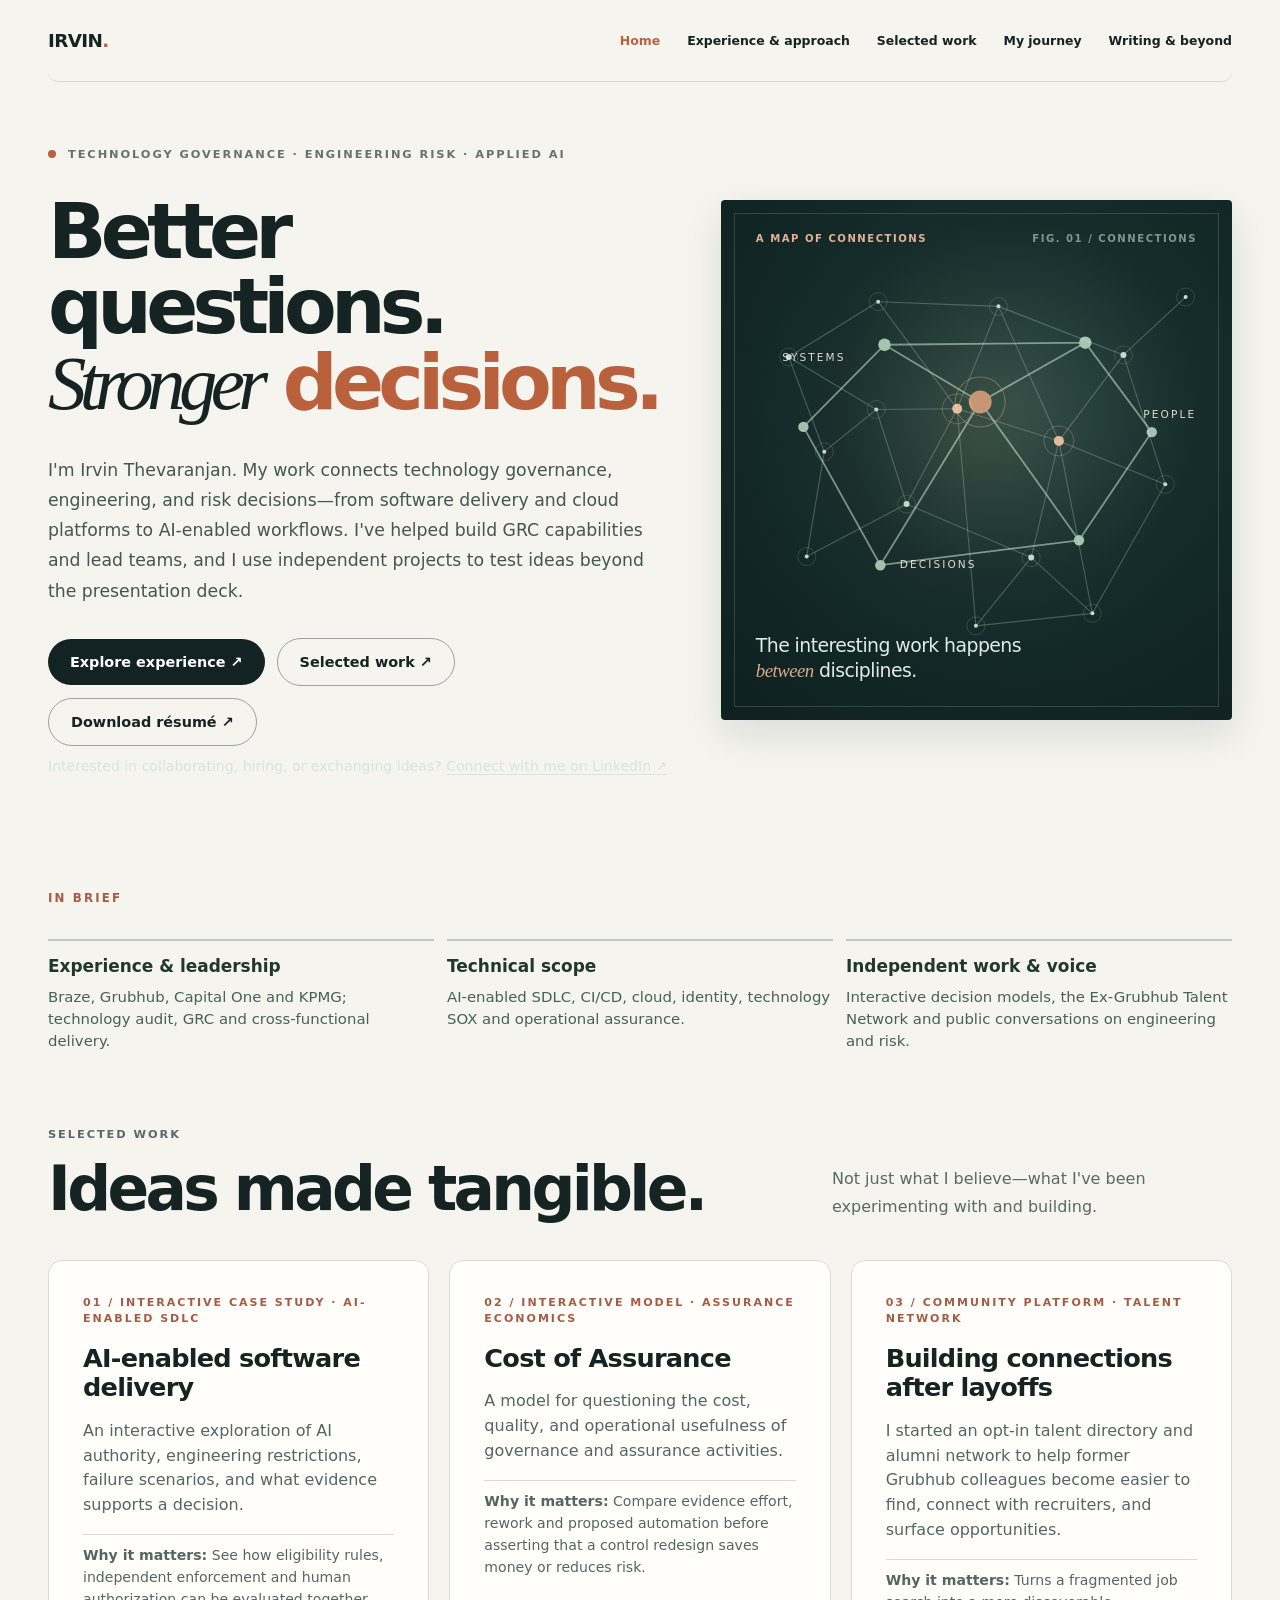
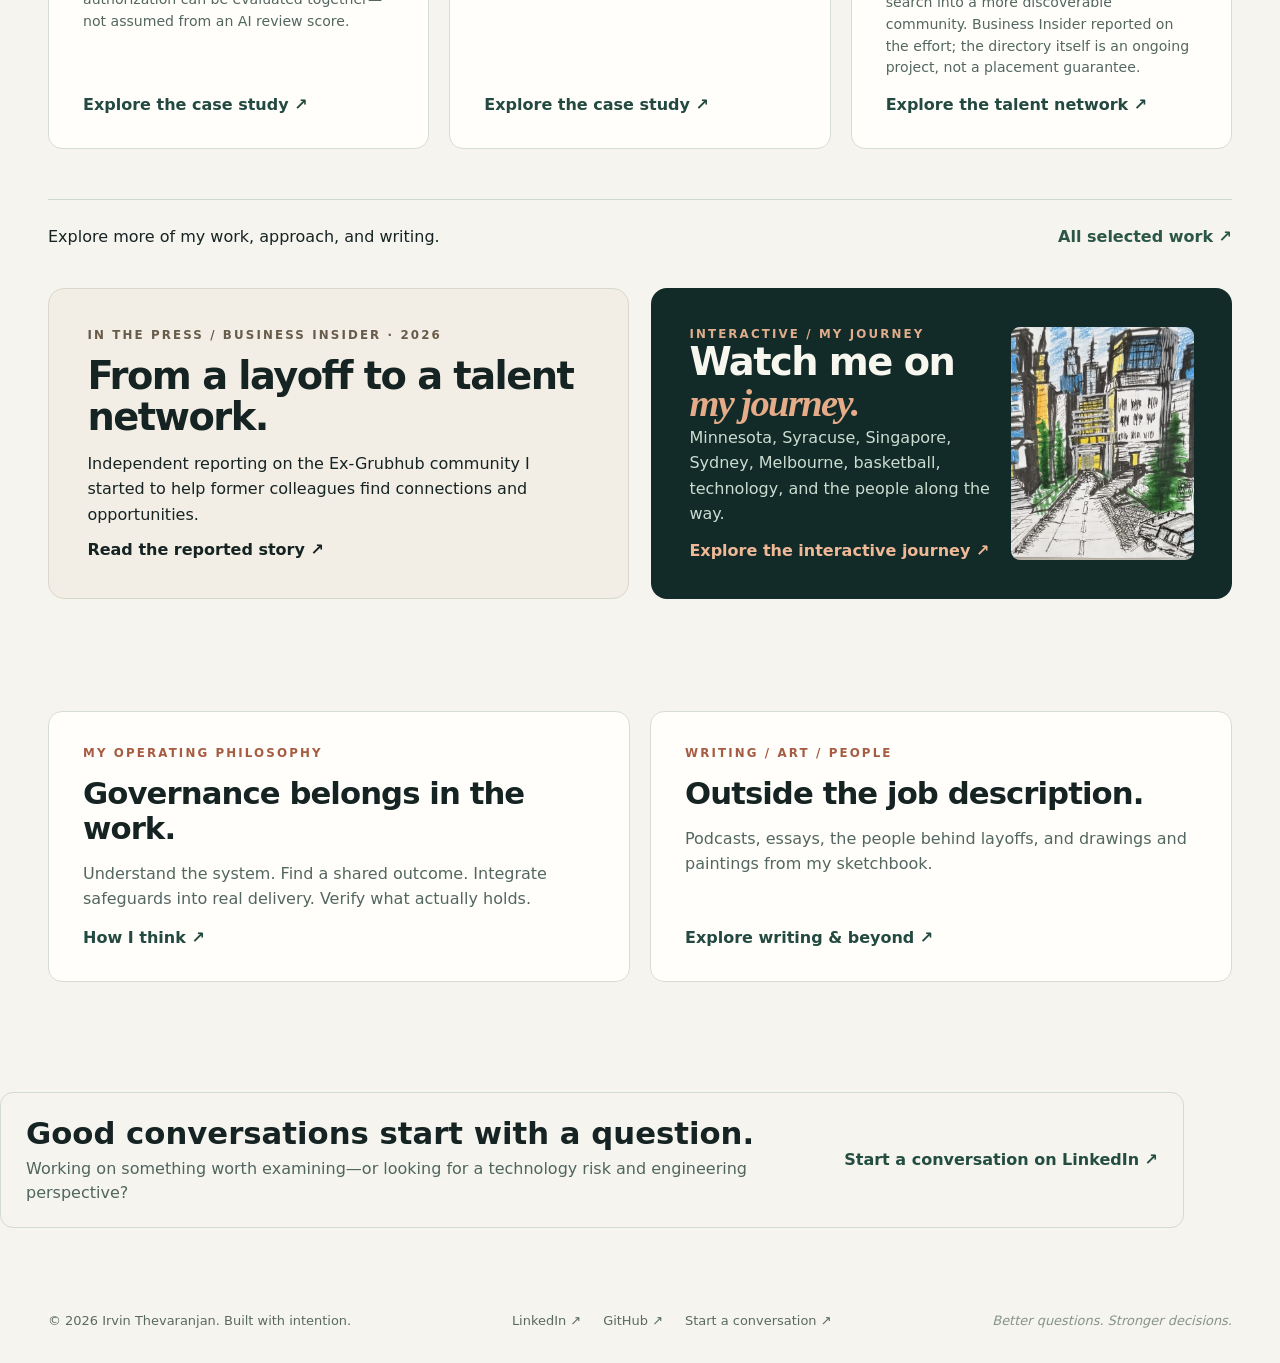
<file: index.html>
<!doctype html><html lang="en"><head><meta charset="utf-8"><meta name="viewport" content="width=device-width,initial-scale=1"><meta name="theme-color" content="#122b29"><meta name="color-scheme" content="light"><title>Technology Leadership, Decisions & Independent Work | Irvin Thevaranjan</title><meta name="description" content="Technology and risk leadership, engineering judgment, original projects, creative work, and the story behind them."><meta property="og:title" content="Technology Leadership, Decisions & Independent Work — Irvin Thevaranjan"><meta property="og:description" content="Technology and risk leadership, engineering judgment, original projects, creative work, and the story behind them."><meta property="og:type" content="website"><meta name="twitter:card" content="summary"><link rel="icon" href="assets/favicon.svg" type="image/svg+xml"><link rel="stylesheet" href="assets/site.css"><style>.v8-press-home{margin-top:1.25rem;margin-bottom:3.75rem}.v8-press-inner{border:1px solid rgba(25,57,49,.23);border-left:4px solid #b78362;border-radius:12px;padding:clamp(1.15rem,2.3vw,2rem);background:#f4f0e7}.v8-press-label{font-size:.72rem;letter-spacing:.12em;font-weight:700;color:#466157}.v8-press-label span{color:#b78362;padding:0 .4rem}.v8-press-content{display:flex;align-items:center;justify-content:space-between;gap:2rem}.v8-press-content>div{min-width:0;max-width:47rem}.v8-press-content h2{font-size:clamp(1.45rem,2.6vw,2.1rem);line-height:1.15;margin:.8rem 0 .4rem}.v8-press-content p{font-size:.98rem;line-height:1.55;margin:.3rem 0}.v8-press-content a{font-size:.9rem;font-weight:700;white-space:nowrap;text-decoration:underline;text-underline-offset:4px}@media(max-width:750px){.v8-press-content{align-items:flex-start;flex-direction:column;gap:.8rem}.v8-press-content a{white-space:normal}}</style><style>.v8-proof p{margin:.4rem 0 0;line-height:1.5}.v8-takeaway{margin-top:.85rem;padding-top:.65rem;border-top:1px solid rgba(18,43,41,.16);font-size:.93rem;line-height:1.5}.v8-takeaway strong{font-weight:750}.v8-contact-intent{font-size:.88rem;margin:.75rem 0 0;color:#d5e6dc}.v8-contact-intent a{color:inherit;text-decoration:underline;text-underline-offset:3px}</style><style id="v83-home-style">
.v83-feature-grid{grid-template-columns:repeat(3,minmax(0,1fr))}
.v83-feature-grid .v8-feature{min-height:340px}
.v83-feature-grid .v8-feature .v8-eyebrow{font-size:.69rem;line-height:1.5}
.v83-feature-grid .v8-feature h3{font-size:clamp(1.35rem,2vw,1.85rem)}
.v83-feature-grid .v8-feature .v8-takeaway{font-size:.88rem}
.v83-stories{margin:42px auto 72px}
.v83-story-grid{display:grid;grid-template-columns:1fr 1fr;gap:22px}
.v83-story{border-radius:16px;padding:clamp(24px,3vw,42px);min-width:0;display:flex;flex-direction:column;gap:13px}
.v83-story h2{font-size:clamp(2rem,3vw,3.1rem);line-height:1.08;letter-spacing:-.04em;margin:0}
.v83-story p{margin:0;line-height:1.6}
.v83-story a:not(.v83-journey-art){font-weight:700;margin-top:auto;text-underline-offset:4px}
.v83-story.press{background:#f2eee5;border:1px solid #d8d8cd}
.v83-story.press .v8-eyebrow{color:#685b4a}
.v83-story.journey{background:#122b29;color:#f7f6ef;display:grid;grid-template-columns:1fr minmax(115px,.6fr);gap:16px}
.v83-story.journey .v8-eyebrow{color:#dfad8b}
.v83-story.journey h2 em{font-family:Georgia,serif;color:#e6ac89}
.v83-story.journey p{color:#cbdcd0}
.v83-story.journey a:not(.v83-journey-art){color:#efb997;display:inline-block;margin-top:14px}
.v83-journey-art{display:block;align-self:stretch;min-height:180px;overflow:hidden;border-radius:9px}
.v83-journey-art img{height:100%;width:100%;object-fit:cover;display:block}
.v83-contact{margin:35px 0 24px;padding:22px 25px;border:1px solid #d3dbd4;border-radius:13px;display:flex;gap:20px;align-items:center;justify-content:space-between}
.v83-contact h2{font-size:clamp(1.5rem,2.4vw,2.4rem);margin:0 0 6px}
.v83-contact p{margin:0;color:#50655e;line-height:1.5}
.v83-contact a{font-weight:700;color:#244d41;white-space:nowrap}
@media(max-width:1050px){.v83-feature-grid{grid-template-columns:repeat(2,minmax(0,1fr))}.v83-feature-grid>.v8-feature:last-child{grid-column:1/-1}}
@media(max-width:800px){.v83-story-grid{grid-template-columns:1fr}.v83-feature-grid{grid-template-columns:1fr}.v83-feature-grid>.v8-feature:last-child{grid-column:auto}.v83-contact{align-items:flex-start;flex-direction:column}.v83-contact a{white-space:normal}}
@media(max-width:440px){.v83-story.journey{grid-template-columns:1fr}.v83-journey-art{height:150px}.v83-stories{margin:26px auto 42px}}
</style></head><body class="v8-page"><a href="#main" class="skip-link">Skip to main content</a><div id="reading-progress" aria-hidden="true"><span id="reading-progress-fill"></span></div><header class="wrap top v8-top"><a class="brand" href="index.html" aria-label="Irvin Thevaranjan homepage">IRVIN<span>.</span></a><button class="menu" aria-controls="main-nav" aria-expanded="false" type="button">Menu ☰</button><nav class="nav" id="main-nav" aria-label="Main navigation"><a href="index.html" aria-current="page">Home</a><a href="experience.html">Experience & approach</a><a href="work.html">Selected work</a><a href="journey.html">My journey</a><a href="beyond.html">Writing & beyond</a></nav></header><main id="main"><div class="wrap hero hero-v6">
<div>
<div class="eyebrow"><span class="dot"></span> Technology governance · Engineering risk · Applied AI</div>
<h1 class="animated-headline">Better questions.<br/><em>Stronger</em> <span class="color">decisions.</span></h1>
<p class="lead">I'm Irvin Thevaranjan. My work connects technology governance, engineering, and risk decisions—from software delivery and cloud platforms to AI-enabled workflows. I've helped build GRC capabilities and lead teams, and I use independent projects to test ideas beyond the presentation deck.</p>
<div class="actions"><a class="button" href="experience.html">Explore experience ↗</a><a class="button secondary" href="work.html">Selected work ↗</a><a class="button secondary" href="Irvin-Thevaranjan-Professional-Resume.pdf">Download résumé ↗</a></div><p class="v8-contact-intent">Interested in collaborating, hiring, or exchanging ideas? <a href="https://www.linkedin.com/in/irvinthevaranjan" target="_blank" rel="noopener noreferrer">Connect with me on LinkedIn ↗</a></p>
</div>
<div aria-label="Interactive network of ideas, people, and technology" class="hero-art" role="img">
<div class="art-caption"><span class="art-kicker">A MAP OF CONNECTIONS</span><span class="art-index">FIG. 01 / CONNECTIONS</span></div>
<svg aria-hidden="true" class="hero-network-fallback" preserveaspectratio="xMidYMid meet" viewbox="0 0 420 390"><g fill="none" opacity=".73" stroke="#b8dbc6" stroke-width="1.7"><path d="M44 148L122 69 214 124 315 67 379 153 309 257 214 124 118 281 44 148M122 69L315 67M118 281L309 257M214 124L309 257"></path></g><g fill="#c0e3cb"><circle cx="44" cy="148" r="5"></circle><circle cx="122" cy="69" r="6"></circle><circle cx="315" cy="67" r="6"></circle><circle cx="379" cy="153" r="5"></circle><circle cx="309" cy="257" r="5"></circle><circle cx="118" cy="281" r="5"></circle></g><circle cx="214" cy="124" fill="#e4a37d" r="11"></circle><circle cx="214" cy="124" fill="none" opacity=".5" r="24" stroke="#e4a37d"></circle></svg><canvas aria-hidden="true" id="network-canvas"></canvas>
<div class="hero-orbit-label label-a">SYSTEMS</div><div class="hero-orbit-label label-b">PEOPLE</div><div class="hero-orbit-label label-c">DECISIONS</div>
<div class="art-bottom">The interesting work happens <em>between</em> disciplines.</div>
</div></div><section class="wrap v8-home-work" aria-label="A quick introduction"><div class="v8-eyebrow">IN BRIEF</div><div class="v8-proof"><div><strong>Experience &amp; leadership</strong><p>Braze, Grubhub, Capital One and KPMG; technology audit, GRC and cross-functional delivery.</p></div><div><strong>Technical scope</strong><p>AI-enabled SDLC, CI/CD, cloud, identity, technology SOX and operational assurance.</p></div><div><strong>Independent work &amp; voice</strong><p>Interactive decision models, the Ex-Grubhub Talent Network and public conversations on engineering and risk.</p></div></div></section><section class="wrap" aria-label="Featured projects"><div class="section-head"><div><div class="eyebrow muted">SELECTED WORK</div><h2>Ideas made tangible.</h2></div><p>Not just what I believe—what I've been experimenting with and building.</p></div><div class="v8-grid v83-feature-grid"><article class="v8-feature"><div class="v8-eyebrow">01 / INTERACTIVE CASE STUDY · AI-ENABLED SDLC</div><h3>AI-enabled software delivery</h3><p>An interactive exploration of AI authority, engineering restrictions, failure scenarios, and what evidence supports a decision.</p><p class="v8-takeaway"><strong>Why it matters:</strong> See how eligibility rules, independent enforcement and human authorization can be evaluated together—not assumed from an AI review score.</p><a href="work.html#ai-sdlc-case">Explore the case study ↗</a></article><article class="v8-feature"><div class="v8-eyebrow">02 / INTERACTIVE MODEL · ASSURANCE ECONOMICS</div><h3>Cost of Assurance</h3><p>A model for questioning the cost, quality, and operational usefulness of governance and assurance activities.</p><p class="v8-takeaway"><strong>Why it matters:</strong> Compare evidence effort, rework and proposed automation before asserting that a control redesign saves money or reduces risk.</p><a href="work.html#assurance-case">Explore the case study ↗</a></article><article class="v8-feature"><div class="v8-eyebrow">03 / COMMUNITY PLATFORM · TALENT NETWORK</div><h3>Building connections after layoffs</h3><p>I started an opt-in talent directory and alumni network to help former Grubhub colleagues become easier to find, connect with recruiters, and surface opportunities.</p><p class="v8-takeaway"><strong>Why it matters:</strong> Turns a fragmented job search into a more discoverable community. Business Insider reported on the effort; the directory itself is an ongoing project, not a placement guarantee.</p><a href="https://irvinthev.github.io/Ex-GH-Layoff-Repo/index.html" target="_blank" rel="noopener noreferrer">Explore the talent network ↗</a></article></div><div class="v8-nav-bottom"><span>Explore more of my work, approach, and writing.</span><a href="work.html">All selected work ↗</a></div></section><section class="wrap v83-stories" aria-label="Press and personal journey"><div class="v83-story-grid"><article class="v83-story press"><div class="v8-eyebrow">IN THE PRESS / BUSINESS INSIDER · 2026</div><h2>From a layoff to a talent network.</h2><p>Independent reporting on the Ex-Grubhub community I started to help former colleagues find connections and opportunities.</p><a href="https://www.businessinsider.com/irvin-thevaranjan-supports-grubhub-layoffs-recovery-efforts-2026-9" target="_blank" rel="noopener noreferrer">Read the reported story ↗</a></article><article class="v83-story journey"><div class="v83-journey-text"><div class="v8-eyebrow">INTERACTIVE / MY JOURNEY</div><h2>Watch me on <em>my journey.</em></h2><p>Minnesota, Syracuse, Singapore, Sydney, Melbourne, basketball, technology, and the people along the way.</p><a href="journey.html">Explore the interactive journey ↗</a></div><a class="v83-journey-art" href="journey.html" aria-label="Explore my interactive journey"><img loading="lazy" decoding="async" src="assets/art-86d27bb3f172.webp" alt="Original hand-drawn colorful urban streetscape"></a></article></div></section><section class="wrap v8-home-work"><div class="v8-grid"><article class="v8-feature"><div class="v8-eyebrow">MY OPERATING PHILOSOPHY</div><h3>Governance belongs in the work.</h3><p>Understand the system. Find a shared outcome. Integrate safeguards into real delivery. Verify what actually holds.</p><a href="experience.html#grc-philosophy">How I think ↗</a></article><article class="v8-feature"><div class="v8-eyebrow">WRITING / ART / PEOPLE</div><h3>Outside the job description.</h3><p>Podcasts, essays, the people behind layoffs, and drawings and paintings from my sketchbook.</p><a href="beyond.html">Explore writing & beyond ↗</a></article></div></section><section class="wrap v83-contact" aria-label="Contact"><div><h2>Good conversations start with a question.</h2><p>Working on something worth examining—or looking for a technology risk and engineering perspective?</p></div><a href="https://www.linkedin.com/in/irvinthevaranjan" target="_blank" rel="noopener noreferrer">Start a conversation on LinkedIn ↗</a></section></main><footer class="wrap footer"><div>© <span id="year">2026</span> Irvin Thevaranjan. Built with intention.</div><div class="footer-links"><a href="https://www.linkedin.com/in/irvinthevaranjan" rel="noopener noreferrer" target="_blank">LinkedIn ↗</a><a href="https://github.com/irvinthev" rel="noopener noreferrer" target="_blank">GitHub ↗</a><a href="https://www.linkedin.com/in/irvinthevaranjan" rel="noopener noreferrer" target="_blank">Start a conversation ↗</a></div><span class="built-note">Better questions. Stronger decisions.</span></footer><script src="assets/site.js" defer></script><script src="assets/network.js" defer></script></body></html>
</file>
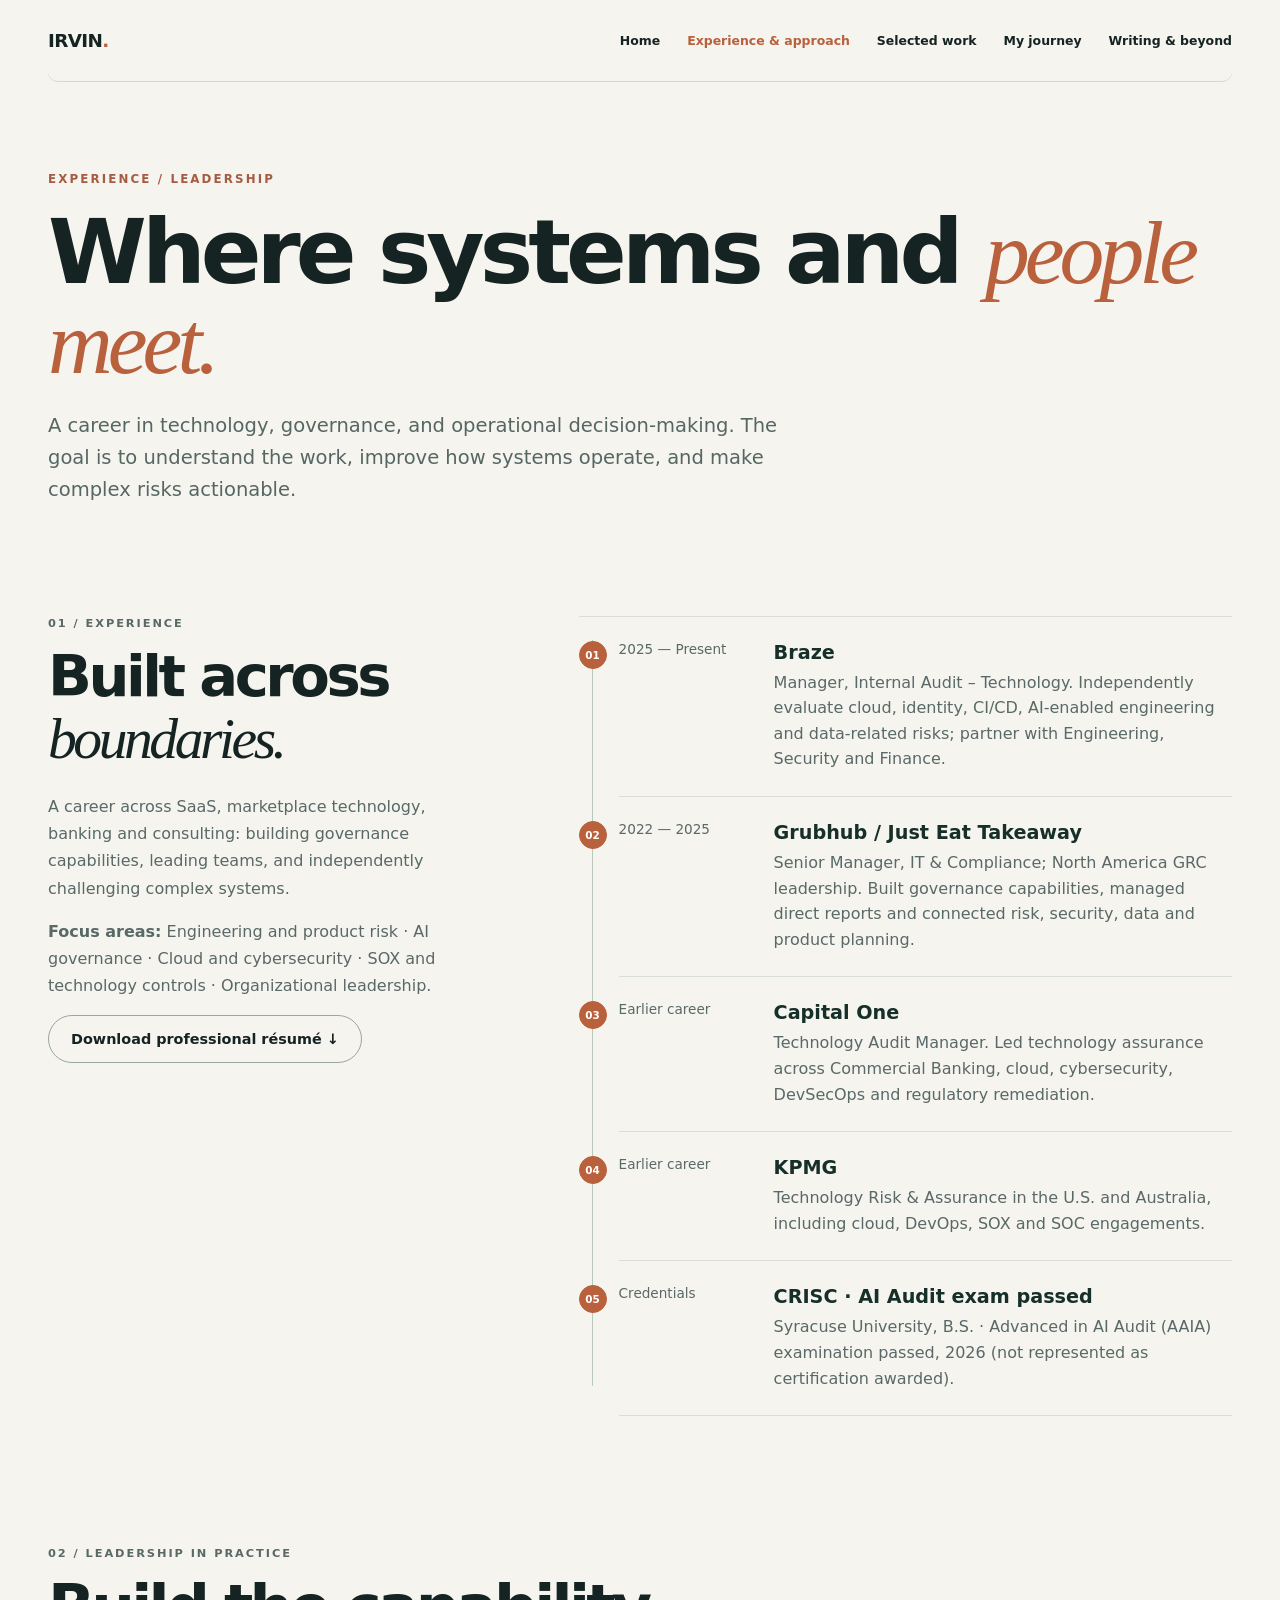
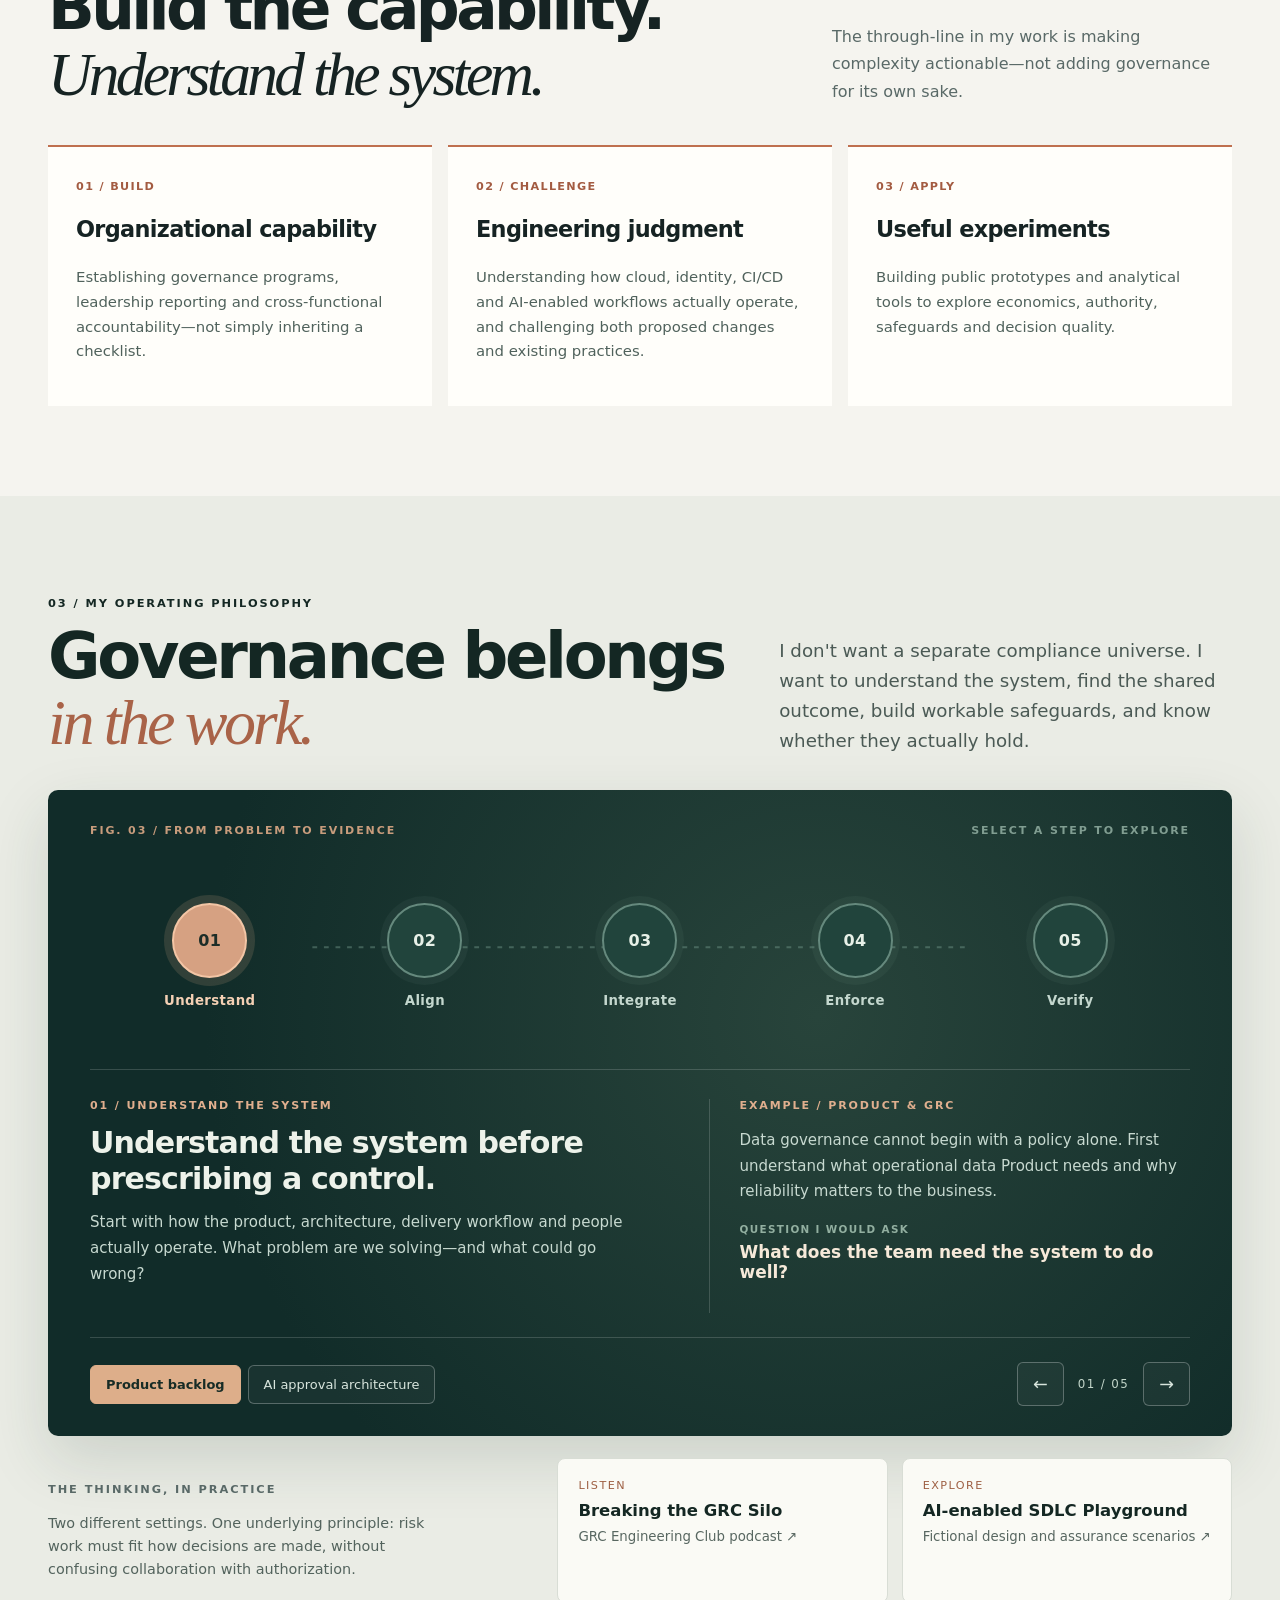
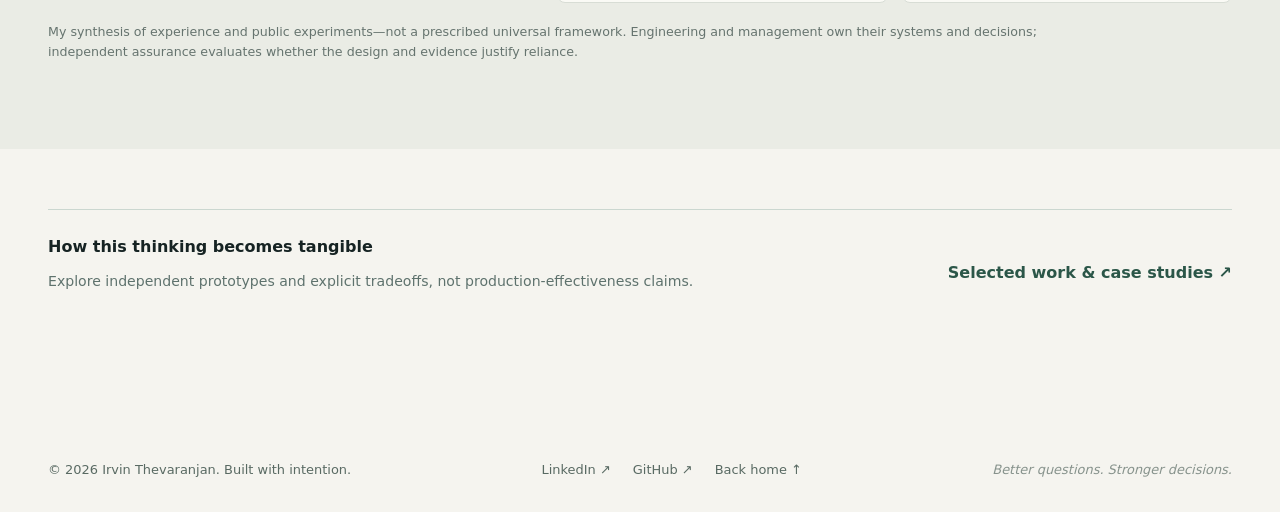
<file: experience.html>
<!doctype html><html lang="en"><head><meta charset="utf-8"><meta name="viewport" content="width=device-width,initial-scale=1"><meta name="theme-color" content="#122b29"><meta name="color-scheme" content="light"><title>Experience & Approach | Irvin Thevaranjan</title><meta name="description" content="Career experience in technology, GRC and engineering-oriented risk management; interactive five-step operating philosophy."><meta property="og:title" content="Experience & Approach — Irvin Thevaranjan"><meta property="og:description" content="Career experience in technology, GRC and engineering-oriented risk management; interactive five-step operating philosophy."><meta property="og:type" content="website"><meta name="twitter:card" content="summary"><link rel="icon" href="assets/favicon.svg" type="image/svg+xml"><link rel="stylesheet" href="assets/site.css"></head><body class="v8-page"><a href="#main" class="skip-link">Skip to main content</a><div id="reading-progress" aria-hidden="true"><span id="reading-progress-fill"></span></div><header class="wrap top v8-top"><a class="brand" href="index.html" aria-label="Irvin Thevaranjan homepage">IRVIN<span>.</span></a><button class="menu" aria-controls="main-nav" aria-expanded="false" type="button">Menu ☰</button><nav class="nav" id="main-nav" aria-label="Main navigation"><a href="index.html">Home</a><a href="experience.html" aria-current="page">Experience & approach</a><a href="work.html">Selected work</a><a href="journey.html">My journey</a><a href="beyond.html">Writing & beyond</a></nav></header><main id="main"><div class="wrap v8-intro"><div class="v8-eyebrow">EXPERIENCE / LEADERSHIP</div><h1>Where systems and <em>people meet.</em></h1><p>A career in technology, governance, and operational decision-making. The goal is to understand the work, improve how systems operate, and make complex risks actionable.</p></div><section class="section wrap" id="experience"><div class="resume-layout"><div><div class="eyebrow muted">01 / Experience</div><h2 style="font-size:clamp(2.6rem,4.5vw,4.6rem);line-height:1.08;letter-spacing:-.06em;margin:16px 0 23px">Built across<br/><em class="serif">boundaries.</em></h2><p class="resume-intro">A career across SaaS, marketplace technology, banking and consulting: building governance capabilities, leading teams, and independently challenging complex systems.</p><p class="resume-intro"><strong>Focus areas:</strong> Engineering and product risk · AI governance · Cloud and cybersecurity · SOX and technology controls · Organizational leadership.</p><a class="button secondary" href="Irvin-Thevaranjan-Professional-Resume.pdf" rel="noopener noreferrer" target="_blank">Download professional résumé ↓</a></div><div class="career-list" id="career-timeline"><div class="career-entry career-stage" data-stage="1"><span class="career-marker">01</span><div class="date">2025 — Present</div><div><h3>Braze</h3><p>Manager, Internal Audit – Technology. Independently evaluate cloud, identity, CI/CD, AI-enabled engineering and data-related risks; partner with Engineering, Security and Finance.</p></div></div><div class="career-entry career-stage" data-stage="2"><span class="career-marker">02</span><div class="date">2022 — 2025</div><div><h3>Grubhub / Just Eat Takeaway</h3><p>Senior Manager, IT &amp; Compliance; North America GRC leadership. Built governance capabilities, managed direct reports and connected risk, security, data and product planning.</p></div></div><div class="career-entry career-stage" data-stage="3"><span class="career-marker">03</span><div class="date">Earlier career</div><div><h3>Capital One</h3><p>Technology Audit Manager. Led technology assurance across Commercial Banking, cloud, cybersecurity, DevSecOps and regulatory remediation.</p></div></div><div class="career-entry career-stage" data-stage="4"><span class="career-marker">04</span><div class="date">Earlier career</div><div><h3>KPMG</h3><p>Technology Risk &amp; Assurance in the U.S. and Australia, including cloud, DevOps, SOX and SOC engagements.</p></div></div><div class="career-entry career-stage" data-stage="5"><span class="career-marker">05</span><div class="date">Credentials</div><div><h3>CRISC · AI Audit exam passed</h3><p>Syracuse University, B.S. · Advanced in AI Audit (AAIA) examination passed, 2026 (not represented as certification awarded).</p></div></div></div></div></section><section class="section wrap" id="leadership"><div class="section-head"><div><div class="eyebrow muted">02 / Leadership in practice</div><h2>Build the capability.<br/><em class="serif">Understand the system.</em></h2></div><p>The through-line in my work is making complexity actionable—not adding governance for its own sake.</p></div><div class="leadership-grid"><article><span>01 / BUILD</span><h3>Organizational capability</h3><p>Establishing governance programs, leadership reporting and cross-functional accountability—not simply inheriting a checklist.</p></article><article><span>02 / CHALLENGE</span><h3>Engineering judgment</h3><p>Understanding how cloud, identity, CI/CD and AI-enabled workflows actually operate, and challenging both proposed changes and existing practices.</p></article><article><span>03 / APPLY</span><h3>Useful experiments</h3><p>Building public prototypes and analytical tools to explore economics, authority, safeguards and decision quality.</p></article></div></section><section aria-labelledby="grc-heading" class="philosophy-section" id="grc-philosophy">
<div class="wrap">
<div class="philosophy-intro">
<div><div class="eyebrow">03 / My operating philosophy</div><h2 id="grc-heading">Governance belongs <em class="serif">in the work.</em></h2></div>
<p>I don't want a separate compliance universe. I want to understand the system, find the shared outcome, build workable safeguards, and know whether they actually hold.</p>
</div>
<div class="philosophy-panel">
<div class="philosophy-head"><span>FIG. 03 / FROM PROBLEM TO EVIDENCE</span><span>SELECT A STEP TO EXPLORE</span></div>
<div aria-label="Five interconnected steps in my approach to technology governance" class="philosophy-diagram">
<svg aria-hidden="true" preserveaspectratio="xMidYMid meet" role="presentation" viewbox="0 0 850 220"><path class="philosophy-line" d="M85 102 H765"></path><path class="philosophy-line-active" d="M85 102 H765" id="philosophy-progress"></path></svg>
<div aria-label="Choose a step" class="philosophy-nodes" role="group">
<button aria-pressed="true" class="philosophy-node is-active" data-step="0" type="button"><span class="node-mark">01</span><span>Understand</span></button>
<button aria-pressed="false" class="philosophy-node" data-step="1" type="button"><span class="node-mark">02</span><span>Align</span></button>
<button aria-pressed="false" class="philosophy-node" data-step="2" type="button"><span class="node-mark">03</span><span>Integrate</span></button>
<button aria-pressed="false" class="philosophy-node" data-step="3" type="button"><span class="node-mark">04</span><span>Enforce</span></button>
<button aria-pressed="false" class="philosophy-node" data-step="4" type="button"><span class="node-mark">05</span><span>Verify</span></button>
</div>
</div>
<div aria-atomic="true" aria-live="polite" class="philosophy-details">
<div class="philosophy-story"><div class="philosophy-small" id="philosophy-index">01 / UNDERSTAND THE SYSTEM</div><h3 id="philosophy-title">Understand the system before prescribing a control.</h3><p id="philosophy-description">Start with how the product, architecture, delivery workflow and people actually operate. What problem are we solving—and what could go wrong?</p></div>
<div class="philosophy-example"><div class="philosophy-small">EXAMPLE / <span id="philosophy-example-label">PRODUCT &amp; GRC</span></div><p id="philosophy-example-text">Data governance cannot begin with a policy alone. First understand what operational data Product needs and why reliability matters to the business.</p><div class="philosophy-takeaway"><span>QUESTION I WOULD ASK</span><strong id="philosophy-question">What does the team need the system to do well?</strong></div></div>
</div>
<div class="philosophy-bottom"><div aria-label="Choose an example" class="philosophy-switch" role="group"><button aria-pressed="true" class="is-active" data-case="product" type="button">Product backlog</button><button aria-pressed="false" data-case="ai" type="button">AI approval architecture</button></div><div class="philosophy-pager"><button aria-label="Previous philosophy step" id="philosophy-back" type="button">←</button><span id="philosophy-count">01 / 05</span><button aria-label="Next philosophy step" id="philosophy-next" type="button">→</button></div></div>
</div>
<div class="philosophy-evidence"><div><span class="eyebrow muted">THE THINKING, IN PRACTICE</span><p>Two different settings. One underlying principle: risk work must fit how decisions are made, without confusing collaboration with authorization.</p></div><a href="https://www.youtube.com/watch?v=nmKa9M2HJo0" rel="noopener noreferrer" target="_blank"><span>Listen</span><strong>Breaking the GRC Silo</strong><small>GRC Engineering Club podcast ↗</small></a><a href="https://irvinthev.github.io/pr-approval-playground-public/" rel="noopener noreferrer" target="_blank"><span>Explore</span><strong>AI-enabled SDLC Playground</strong><small>Fictional design and assurance scenarios ↗</small></a></div>
<p class="philosophy-note">My synthesis of experience and public experiments—not a prescribed universal framework. Engineering and management own their systems and decisions; independent assurance evaluates whether the design and evidence justify reliance.</p>
</div>
</section><section class="wrap" style="padding-bottom:70px"><div class="v8-nav-bottom"><div><strong>How this thinking becomes tangible</strong><p class="v8-small">Explore independent prototypes and explicit tradeoffs, not production-effectiveness claims.</p></div><a href="work.html">Selected work & case studies ↗</a></div></section></main><footer class="wrap footer"><div>© <span id="year">2026</span> Irvin Thevaranjan. Built with intention.</div><div class="footer-links"><a href="https://www.linkedin.com/in/irvinthevaranjan" rel="noopener noreferrer" target="_blank">LinkedIn ↗</a><a href="https://github.com/irvinthev" rel="noopener noreferrer" target="_blank">GitHub ↗</a><a href="index.html">Back home ↑</a></div><span class="built-note">Better questions. Stronger decisions.</span></footer><script src="assets/site.js" defer></script><script src="assets/career.js" defer></script><script src="assets/philosophy.js" defer></script></body></html>
</file>
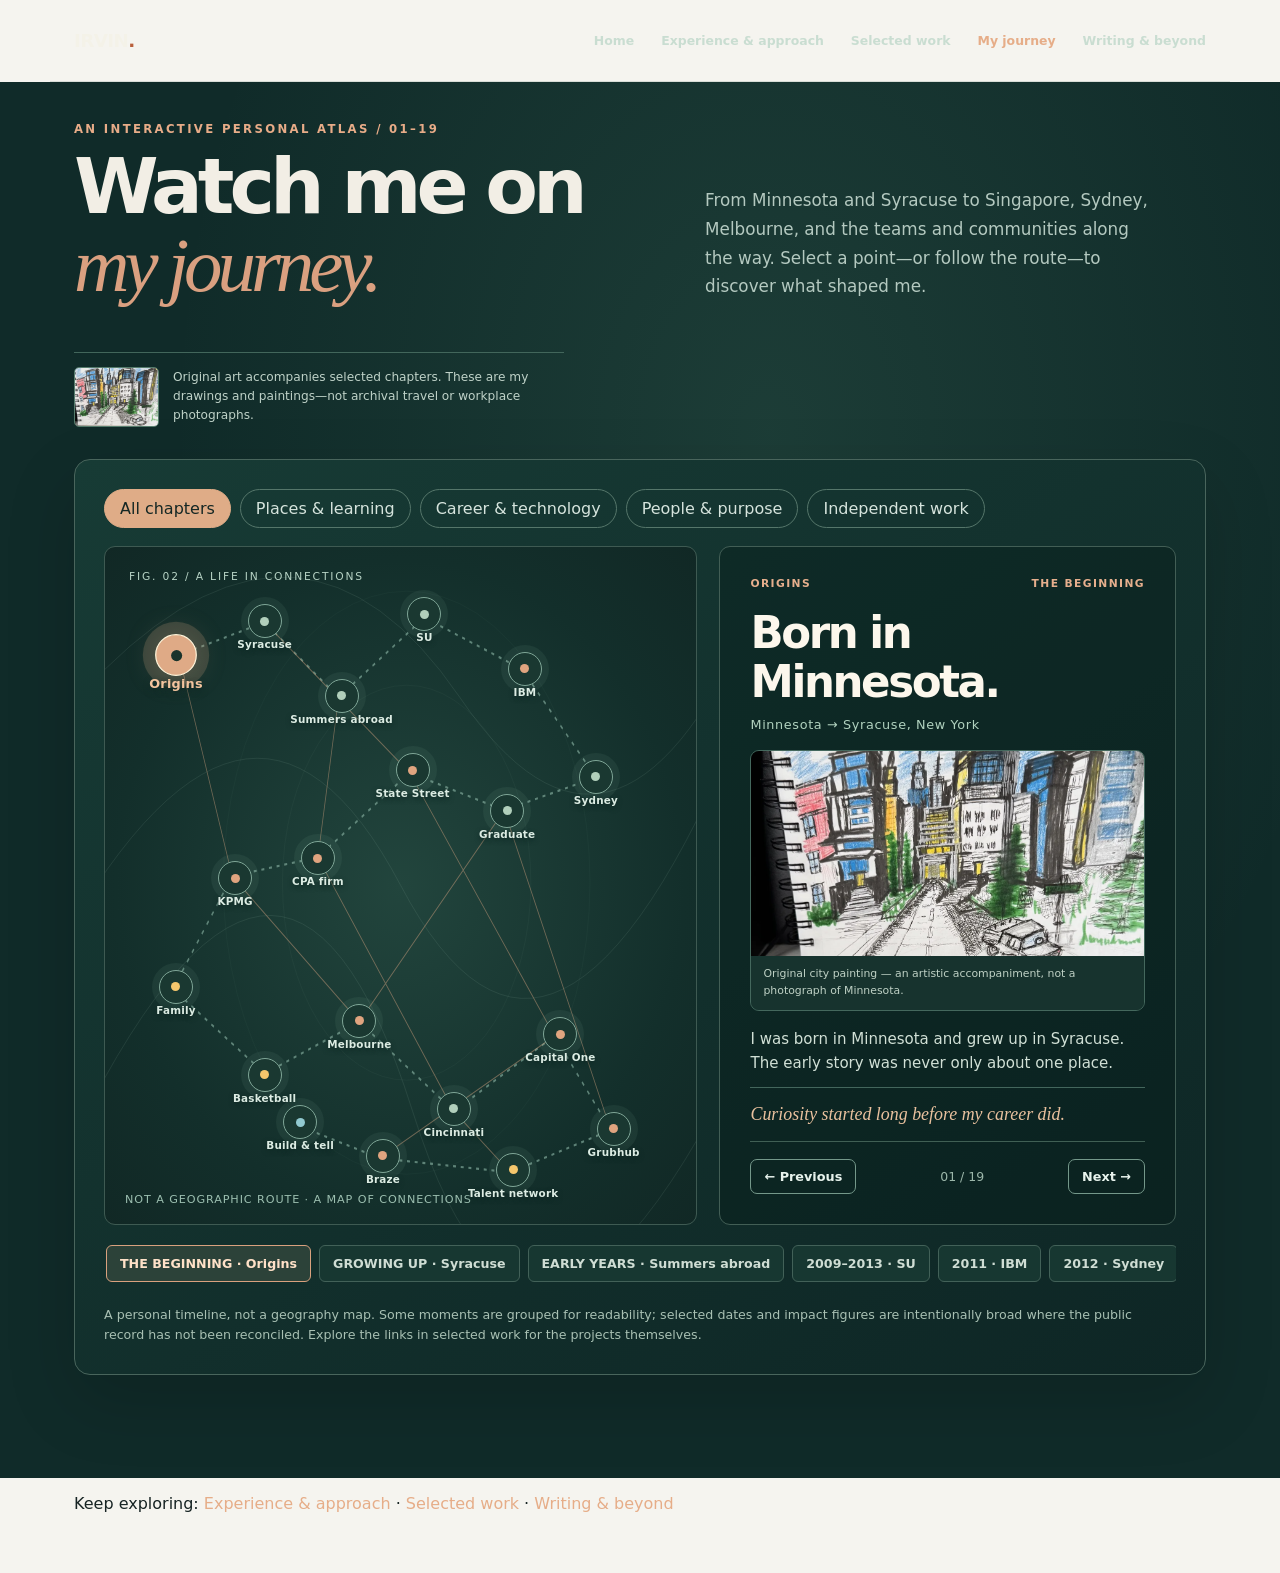
<file: journey.html>
<!DOCTYPE html>
<html lang="en"><head><meta charset="utf-8"/><meta content="width=device-width,initial-scale=1" name="viewport"/><meta content="An interactive personal journey: places, people, career, and building." name="description"/><title>My Journey — Irvin Thevaranjan</title><style>*{box-sizing:border-box}html{scroll-behavior:smooth}body{margin:0;background:#102b29;color:#f2f2e9;font-family:Inter,ui-sans-serif,system-ui,-apple-system,Segoe UI,sans-serif}a{color:#e4ac8a}.back{display:inline-block;padding:15px 24px;background:#102b29;color:#bfd8cb;font-size:.85rem;text-decoration:none}</style><style>
/* Journey explorer — isolated design tokens */
.journey-experience{background:#102b29;color:#e8f3ed;padding:clamp(64px,8vw,112px) 0;overflow:hidden;position:relative}
.journey-experience:before{content:"";pointer-events:none;position:absolute;inset:0;background:radial-gradient(ellipse at 60% 25%,rgba(112,180,147,.13),transparent 55%)}
.journey-wrap{position:relative;max-width:1180px;margin:auto;padding:0 24px}
.journey-heading{display:grid;grid-template-columns:1.2fr 1fr;gap:30px;align-items:end;margin-bottom:32px}
.journey-heading h1{font-size:clamp(3rem,6vw,5.9rem);letter-spacing:-.065em;line-height:1.02;margin:12px 0 0;color:#f2eee5}
.journey-heading h1 em{font-family:Georgia,serif;font-weight:400;color:#daa080}
.journey-heading p{color:#b4c9c0;font-size:1.05rem;line-height:1.7;max-width:450px;margin:0 0 5px}
.journey-kicker{font-size:.73rem;letter-spacing:.2em;text-transform:uppercase;color:#e8ac88;font-weight:700}
.journey-explorer{border:1px solid #49655c;background:linear-gradient(145deg,#173b35,#0e2625);border-radius:16px;padding:clamp(14px,3vw,29px);box-shadow:0 26px 70px rgba(0,0,0,.16)}
.journey-toolbar{display:flex;gap:9px;flex-wrap:wrap;margin:0 0 18px;align-items:center}
.journey-filter{color:#d6e4dd;border:1px solid #55766a;background:transparent;border-radius:50px;padding:9px 15px;font:600 .83rem inherit;font-family:inherit;cursor:pointer;transition:.2s}
.journey-filter[aria-pressed="true"]{background:#dfac87;color:#142724;border-color:#dfac87}
.journey-filter:focus-visible,.journey-node:focus-visible,.journey-controls button:focus-visible,.journey-list button:focus-visible{outline:3px solid #edb58e;outline-offset:4px}
.journey-stage{display:grid;grid-template-columns:minmax(0,1.52fr) minmax(280px,1fr);gap:22px;align-items:stretch}
.journey-map{position:relative;min-height:530px;border:1px solid #3e5a52;background:radial-gradient(ellipse at center,#22453d 0,#132f2b 68%,#112825 100%);border-radius:11px;overflow:hidden}
.journey-map svg{display:block;width:100%;height:100%;position:absolute;inset:0}
.journey-path{fill:none;stroke:#85ae9e;stroke-width:2.3;opacity:.66;stroke-dasharray:5 8;animation:journeydash 36s linear infinite}
.journey-path-secondary{fill:none;stroke:#c5997b;stroke-width:1.3;opacity:.5}
.journey-contour{fill:none;stroke:#9bc4ad;stroke-width:1;opacity:.15}
.journey-map-title{position:absolute;top:23px;left:24px;font-size:.67rem;letter-spacing:.17em;color:#b7d3c5;text-transform:uppercase;pointer-events:none}
.journey-map-caption{position:absolute;bottom:18px;left:20px;right:20px;font-size:.7rem;letter-spacing:.08em;color:#9cbfb0;pointer-events:none;text-transform:uppercase}
.journey-node{--dot:#a9c9b8;position:absolute;left:calc(var(--x)*1%);top:calc(var(--y)*1%);transform:translate(-50%,-50%);width:34px;height:34px;display:flex;align-items:center;justify-content:center;border-radius:50%;border:1px solid #7fa697;background:#1a3831;cursor:pointer;color:#f8f5ea;font-family:inherit;transition:transform .2s,opacity .2s,box-shadow .2s;box-shadow:0 0 0 7px rgba(132,181,157,.09);padding:0}
.journey-node span{display:block;height:9px;width:9px;background:var(--dot);border-radius:50%;pointer-events:none}
.journey-node[data-theme="place"]{--dot:#b1cfbb}.journey-node[data-theme="career"]{--dot:#e0a47f}.journey-node[data-theme="people"]{--dot:#f5c66c}.journey-node[data-theme="creative"]{--dot:#91c9d0}
.journey-node:hover{transform:translate(-50%,-50%) scale(1.18);box-shadow:0 0 0 12px rgba(132,181,157,.13)}
.journey-node.is-selected{background:#dfaa86;border-color:#fff4d9;box-shadow:0 0 0 10px rgba(223,170,134,.19),0 0 25px rgba(223,170,134,.25);transform:translate(-50%,-50%) scale(1.23)}
.journey-node.is-selected span{background:#19332b}
.journey-node.is-muted{opacity:.18}
.journey-node:after{content:attr(data-short);position:absolute;top:33px;left:50%;transform:translateX(-50%);font:600 .65rem/1.2 system-ui,sans-serif;letter-spacing:.02em;white-space:nowrap;color:#dcece3;pointer-events:none;text-shadow:0 2px 5px #0e2824}
.journey-node.is-selected:after{color:#f3c49e}
.journey-detail{border:1px solid #425e55;border-radius:11px;background:rgba(4,23,20,.35);padding:clamp(20px,3vw,30px);display:flex;flex-direction:column;min-height:530px}
.journey-detail-top{display:flex;justify-content:space-between;gap:10px;color:#e6af8d;font-weight:700;font-size:.67rem;letter-spacing:.13em;text-transform:uppercase}
.journey-detail h3{font-size:clamp(2rem,3.4vw,3rem);letter-spacing:-.055em;line-height:1.13;color:#fcf7ec;margin:30px 0 12px}
.journey-detail p{font-size:1rem;line-height:1.75;color:#d1e0d6;margin:0 0 20px}
.journey-detail .journey-place{color:#b1d2bf;font-size:.8rem;letter-spacing:.05em;margin-bottom:18px}
.journey-takeaway{margin-top:auto;padding:17px 0 17px;border-top:1px solid #43665c;color:#e9c19e;font:italic 1.12rem/1.5 Georgia,serif}
.journey-controls{display:flex;align-items:center;justify-content:space-between;gap:10px;border-top:1px solid #405f54;padding-top:17px}
.journey-controls button{background:transparent;border:1px solid #74988a;color:#e8f3ed;padding:9px 13px;border-radius:7px;font:600 .8rem system-ui,sans-serif;cursor:pointer}
.journey-count{color:#9cb7aa;font-size:.78rem}
.journey-list{display:flex;gap:8px;overflow-x:auto;padding:20px 2px 3px;scrollbar-color:#7fa696 transparent}
.journey-list button{flex:0 0 auto;border:1px solid #426158;background:#173731;color:#cfddd4;padding:10px 13px;border-radius:6px;font:600 .79rem system-ui,sans-serif;cursor:pointer}
.journey-list button[aria-current="true"]{border-color:#d9a17e;color:#ffe1c8;background:#2c4239}
.journey-foot{color:#a8c0b3;font-size:.79rem;margin:20px 0 0;line-height:1.6}
@keyframes journeydash{to{stroke-dashoffset:-520}}
@media(max-width:780px){.journey-heading{grid-template-columns:1fr}.journey-stage{grid-template-columns:1fr}.journey-map{min-height:390px}.journey-detail{min-height:345px}.journey-detail h3{margin:17px 0 10px}.journey-node{width:30px;height:30px}.journey-node:after{font-size:.58rem}.journey-map-title{font-size:.59rem}.journey-experience{padding:66px 0}}
@media(max-width:420px){.journey-map{min-height:340px}.journey-node:after{display:none}.journey-toolbar{gap:6px}.journey-filter{padding:8px 10px;font-size:.74rem}}
@media(prefers-reduced-motion:reduce){.journey-path{animation:none}.journey-node{transition:none}}

/* V7.1: richer editorial chapter cards, without misrepresenting art as documentary photographs */
.journey-heading-art{display:flex;align-items:center;gap:14px;margin-top:16px;max-width:490px;border-top:1px solid #42665b;padding-top:14px}
.journey-heading-art img{width:85px;height:60px;object-fit:cover;border-radius:5px;border:1px solid #557c6c}
.journey-heading-art span{font-size:.76rem;line-height:1.55;color:#bfd2c8}
.journey-media{position:relative;margin:0 0 16px;border:1px solid #44685d;border-radius:9px;overflow:hidden;background:radial-gradient(circle at 24% 30%,#2b5547,#132d29);min-height:105px}
.journey-media [hidden]{display:none!important}.journey-media img{width:100%;height:clamp(155px,18vw,205px);object-fit:cover;display:block;transition:transform .45s ease}
.journey-media:hover img{transform:scale(1.025)}
.journey-media figcaption{padding:10px 12px;font-size:.68rem;line-height:1.55;color:#bfd1c5;background:#17332e}
.journey-missing-art{min-height:118px;display:flex;justify-content:center;flex-direction:column;gap:10px;padding:17px;background:radial-gradient(circle at 75% 20%,#285144,#142e2b)}
.journey-missing-art strong{font:italic 1.2rem/1.25 Georgia,serif;color:#e9c3a3}
.journey-missing-art span{font-size:.7rem;letter-spacing:.12em;color:#b7d0c3;text-transform:uppercase}
.journey-story{border-left:2px solid #dcaa86;padding:0 0 0 14px;margin:3px 0 18px;font-size:.89rem;line-height:1.63;color:#e4ece5}
.journey-story-label{display:block;color:#e4aa88;font-size:.66rem;text-transform:uppercase;letter-spacing:.16em;font-weight:700;margin-bottom:8px}
.journey-deep-link{display:inline-flex;align-self:flex-start;max-width:100%;margin:0 0 16px;color:#1a3028;background:#e6b18e;padding:10px 14px;border-radius:6px;text-decoration:none;font-size:.78rem;font-weight:750}
.journey-deep-link:focus-visible{outline:3px solid white;outline-offset:3px}
.journey-deep-link[hidden],.journey-story[hidden]{display:none}
.journey-detail{min-height:590px}
.journey-detail h3{margin:19px 0 10px}
.journey-detail p{margin-bottom:12px;font-size:.94rem;line-height:1.6}
.journey-takeaway{padding:13px 0;margin-top:auto}
.journey-featured{font-size:.7rem;letter-spacing:.12em;color:#e9b690;text-transform:uppercase;font-weight:700}
@media(min-width:1150px){.journey-stage{grid-template-columns:minmax(0,1.3fr) minmax(320px,1fr)}}
@media(max-width:780px){.journey-detail{min-height:0}.journey-heading-art img{width:70px;height:55px}.journey-media img{height:180px}}
@media(prefers-reduced-motion:reduce){.journey-media img{transition:none}}

</style><link href="assets/site.css" rel="stylesheet"/><style>body{min-width:320px}.v8-top{max-width:1180px;padding:14px 24px;position:relative}.v8-top .brand{color:#f4f2e8}.v8-top .nav a{color:#c9ddd1}.v8-top .nav a[aria-current="page"]{color:#e6ad88}.v8-top .menu{color:#f5f5ec;border-color:#809a8b}.v8-top .nav.open{background:#102b29}.v8-top .nav a:hover{color:#fff}.journey-experience{padding-top:40px}.v8-bottom{max-width:1180px;margin:0 auto 60px;padding:0 24px}.v8-bottom a{color:#e6ad88}#main{display:block}</style></head><body><header class="wrap top v8-top"><a aria-label="Irvin Thevaranjan homepage" class="brand" href="index.html">IRVIN<span>.</span></a><button aria-controls="main-nav" aria-expanded="false" class="menu" type="button">Menu ☰</button><nav aria-label="Main navigation" class="nav" id="main-nav"><a href="index.html">Home</a><a href="experience.html">Experience &amp; approach</a><a href="work.html">Selected work</a><a aria-current="page" href="journey.html">My journey</a><a href="beyond.html">Writing &amp; beyond</a></nav></header><main id="main"><section aria-labelledby="journey-title" class="journey-experience" id="journey">
<div class="journey-wrap">
<div class="journey-heading">
<div><div class="journey-kicker">An interactive personal atlas / 01–19</div><h1 id="journey-title">Watch me on<br/><em>my journey.</em></h1></div>
<p>From Minnesota and Syracuse to Singapore, Sydney, Melbourne, and the teams and communities along the way. Select a point—or follow the route—to discover what shaped me.</p>
<span class="journey-heading-art"><img alt="Original hand-drawn city artwork" loading="lazy" src="assets/art-86d27bb3f172.webp"/><span>Original art accompanies selected chapters. These are my drawings and paintings—not archival travel or workplace photographs.</span></span>
</div>
<div class="journey-explorer">
<div aria-label="Filter journey chapters" class="journey-toolbar" role="group">
<button aria-pressed="true" class="journey-filter" data-filter="all" type="button">All chapters</button>
<button aria-pressed="false" class="journey-filter" data-filter="place" type="button">Places &amp; learning</button>
<button aria-pressed="false" class="journey-filter" data-filter="career" type="button">Career &amp; technology</button>
<button aria-pressed="false" class="journey-filter" data-filter="people" type="button">People &amp; purpose</button>
<button aria-pressed="false" class="journey-filter" data-filter="creative" type="button">Independent work</button>
</div>
<div class="journey-stage">
<div aria-label="Interactive journey constellation; choose a labeled milestone" class="journey-map" id="journey-map" role="group">
<span class="journey-map-title">FIG. 02 / A LIFE IN CONNECTIONS</span>
<svg aria-hidden="true" preserveaspectratio="none" viewbox="0 0 1000 720" xmlns="http://www.w3.org/2000/svg">
<path class="journey-contour" d="M-100 450 Q240 50 500 360 T1080 180M-70 650Q300 160 520 600T1150 440M0 130Q340 -80 600 160T1090 80"></path>
<path class="journey-path" d="M125 115 L270 80 L395 160 L540 75 L705 130 L830 245 L675 280 L515 240 L360 330 L215 350 L115 470 L270 560 L430 505 L590 600 L760 520 L855 620 L685 665 L465 650 L325 615"></path>
<path class="journey-path-secondary" d="M125 115L215 350L430 505L675 280L855 620M270 80L515 240L760 520L465 650M395 160L360 330L590 600L685 665"></path>
<circle cx="510" cy="357" fill="none" r="210" stroke="#87ad9b" stroke-opacity=".08"></circle><circle cx="510" cy="357" fill="none" r="310" stroke="#87ad9b" stroke-opacity=".06"></circle>
</svg>
<span class="journey-map-caption">Not a geographic route · a map of connections</span>
</div>
<article aria-atomic="true" aria-live="polite" class="journey-detail">
<div class="journey-detail-top"><span id="journey-era">ORIGINS</span><span id="journey-date">THE BEGINNING</span></div>
<h3 id="journey-event-title">Born in Minnesota.</h3>
<div class="journey-place" id="journey-location">Minnesota → Syracuse, New York</div><figure class="journey-media" id="journey-media"><div class="journey-missing-art" id="journey-visual-fallback"><span>From the archive / chapter</span><strong id="journey-placeholder">The story behind the milestone.</strong></div><img alt="" hidden="" id="journey-photo" loading="lazy"/><figcaption hidden="" id="journey-photo-caption"></figcaption></figure><div class="journey-story" hidden="" id="journey-story"><span class="journey-story-label">Behind the milestone</span><span id="journey-story-text"></span></div><a class="journey-deep-link" hidden="" id="journey-link" rel="noopener noreferrer" target="_blank">Explore this chapter ↗</a>
<p id="journey-description">One starting point, many directions. Growing up in Syracuse and spending summers abroad made different places and perspectives part of my everyday story.</p>
<div class="journey-takeaway" id="journey-insight">Curiosity started long before my career did.</div>
<div class="journey-controls"><button aria-label="Previous chapter" id="journey-prev" type="button">← Previous</button><span class="journey-count" id="journey-count">01 / 19</span><button aria-label="Next chapter" id="journey-next" type="button">Next →</button></div>
</article>
</div>
<div aria-label="Journey chapter shortcuts" class="journey-list" id="journey-list"></div>
<p class="journey-foot">A personal timeline, not a geography map. Some moments are grouped for readability; selected dates and impact figures are intentionally broad where the public record has not been reconciled. Explore the links in selected work for the projects themselves.</p>
</div>
</div>
</section></main><script>
(() => {
 const moments = [
  {y:16,x:12,short:'Origins',date:'THE BEGINNING',era:'ORIGINS',title:'Born in Minnesota.',location:'Minnesota → Syracuse, New York',category:'place',description:'I was born in Minnesota and grew up in Syracuse. The early story was never only about one place.',insight:'Curiosity started long before my career did.'},
  {y:11,x:27,short:'Syracuse',date:'GROWING UP',era:'ORIGINS',title:'A Syracuse upbringing.',location:'Syracuse, New York',category:'place',description:'Syracuse was home growing up. Basketball, community, and school would become recurring threads in what came next.',insight:'Where you begin stays with you.'},
  {y:22,x:40,short:'Summers abroad',date:'EARLY YEARS',era:'GLOBAL PERSPECTIVE',title:'Summers on the other side of the world.',location:'Singapore · Sri Lanka · South Korea',category:'place',description:'Summers in Singapore, Sri Lanka, and South Korea helped make travel and cross-cultural experiences a lasting part of my life. Over time I have traveled to more than 30 countries.',insight:'There is always more than one way to see a problem.'},
  {y:10,x:54,short:'SU',date:'2009–2013',era:'EDUCATION',title:'Syracuse University.',location:'Syracuse, New York',category:'place',description:'Studied accounting, finance, and marketing at Syracuse University, while finding my way into the world of college basketball.',insight:'The disciplines were different; the curiosity was the same.'},
  {y:18,x:71,short:'IBM',date:'2011',era:'FIRST GLOBAL WORK',title:'IBM internship in Singapore.',location:'Singapore',category:'career',description:'An IBM internship brought professional experience into the international environments that already felt familiar from summers abroad.',insight:'Experience has a way of connecting distant chapters.'},
  {y:34,x:83,short:'Sydney',date:'2012',era:'STUDY ABROAD',title:'A semester in Sydney.',location:'Sydney, Australia',category:'place',description:'Studied abroad in Sydney. Australia would later become part of my professional life, too.',insight:'Sometimes a place appears twice in the story.'},
  {y:39,x:68,short:'Graduate',date:'2013',era:'EDUCATION',title:'Graduated—and started moving.',location:'Syracuse → Kansas City',category:'place',description:'Graduated with studies in accounting, finance, and marketing. Bought a Hyundai Elantra and headed to Kansas City for the first job after college.',insight:'A car, a direction, and a lot to learn.'},
  {y:33,x:52,short:'State Street',date:'2013',era:'CAREER',title:'Learning the fundamentals at State Street.',location:'Kansas City, Missouri',category:'career',description:'Worked as a fund accountant at State Street. A first professional chapter in financial services—and a chance to learn how accuracy and operations fit together.',insight:'Learning the details changes how you see the whole.'},
  {y:46,x:36,short:'CPA firm',date:'2014–2015',era:'CAREER',title:'Audit and tax at Emerick & Company.',location:'Kansas City area',category:'career',description:'Moved into public accounting, working across audit and tax. The work sharpened my understanding of evidence, judgment, and financial processes.',insight:'Ask what the numbers really mean.'},
  {y:49,x:22,short:'KPMG',date:'2015–2020',era:'CAREER',title:'The technology-risk chapter begins.',location:'United States · Australia',category:'career',description:'Joined KPMG in technology risk and assurance. The work broadened across financial services, telecommunications, IT audit, and technical systems. My exact promotion timing remains under reconciliation.',insight:'From assessing transactions to understanding the systems behind them.'},
  {y:65,x:12,short:'Family',date:'2016',era:'LIFE',title:'Married in 2016.',location:'A new family chapter',category:'people',description:'An important personal milestone that belongs in this story alongside the jobs, projects, and places.',insight:'The most meaningful journeys are shared.'},
  {y:78,x:27,short:'Basketball',date:'2014–2018',era:'COMMUNITY',title:'Coaching at Grandview.',location:'Grandview High School',category:'people',description:'Volunteered as a basketball coach and mentor and was part of a state-championship program. The interest in player development and teamwork continued into later scouting projects.',insight:'The best teams are built around what each person brings.'},
  {y:70,x:43,short:'Melbourne',date:'2018',era:'GLOBAL CAREER',title:'Working in Melbourne.',location:'Melbourne, Australia',category:'career',description:'Returned to Australia professionally. My KPMG work expanded into cloud services, DevOps, and engineering-oriented technology assurance.',insight:'Build bridges between disciplines.'},
  {y:83,x:59,short:'Cincinnati',date:'2020',era:'NEW CHAPTER',title:'Back to Cincinnati.',location:'Cincinnati, Ohio',category:'place',description:'Relocated to the Cincinnati area, entering another chapter that combined professional growth with family life.',insight:'Every move changes the map.'},
  {y:72,x:77,short:'Capital One',date:'2020s',era:'TECHNOLOGY LEADERSHIP',title:'Capital One: complex systems and accountability.',location:'Commercial Banking · Technology Audit',category:'career',description:'Worked in Commercial Banking technology audit, including cybersecurity remediation, cloud, and three-lines-of-defense perspectives. The exact employment end date remains unresolved in career records.',insight:'Accountability requires understanding how systems actually operate.'},
  {y:86,x:86,short:'Grubhub',date:'2022–2025',era:'BUILDING A FUNCTION',title:'Grubhub: from risk to operating capability.',location:'Grubhub / Just Eat Takeaway',category:'career',description:'Helped establish and lead North American GRC capabilities, connecting data, security, product delivery, and executive risk reporting. Worked with teams to build practical governance programs.',insight:'Make governance useful to the people doing the work.'},
  {y:92,x:69,short:'Talent network',date:'2025',era:'PEOPLE & PURPOSE',title:'A layoff became a community project.',location:'Ex-Grubhub Talent Network',category:'people',description:'After layoffs, built a tracker, network, and practical resources to support displaced colleagues. The Layoff Audit and the layoff playbook extended the work into storytelling and shared learning.',insight:'The best systems help real people.'},
  {y:90,x:47,short:'Braze',date:'2025–PRESENT',era:'ENGINEERING & AI',title:'Braze: asking harder technology questions.',location:'Braze · Technology Audit',category:'career',description:'My current work spans technology assurance, cloud infrastructure, AI-enabled software delivery, data governance, and SOX—evaluating how engineering decisions are made, enforced, and evidenced.',insight:'Better questions. Stronger decisions.'},
  {y:85,x:33,short:'Build & tell',date:'NOW',era:'INDEPENDENT WORK',title:'Building, drawing, and telling stories.',location:'Field Guides · Dashboards · Basketball · Podcasts · Art',category:'creative',description:'Alongside my work, I build interactive tools, draw and paint, analyze basketball, write, and tell stories. This site brings those threads together.',insight:'Not every project needs a business case.'}
 ];
 const chapterArt = {0:{src:'assets/art-86d27bb3f172.webp',caption:'Original city painting — an artistic accompaniment, not a photograph of Minnesota.'},2:{src:'assets/art-07c8120b4a4c.webp',caption:'Original abstract painting — an artistic response to experiences across places, not a travel photograph.'},3:{src:'assets/art-86d27bb3f172.webp',caption:'Original city painting — from my artwork, not a Syracuse University photograph.'},6:{src:'assets/art-d96e5bc0bc37.webp',caption:'Original hallway sketch — a visual transition, not a photograph of the 2013 move.'},8:{src:'assets/art-88716dd7c2ba.webp',caption:'Original architectural drawing — a creative accompaniment, not a photograph of Emerick & Company.'},10:{src:'assets/art-eee66dd56c1c.webp',caption:'Original skyline painting — an artwork, not a photograph from my wedding.'},11:{src:'assets/art-86d27bb3f172.webp',caption:'Original city painting — artwork rather than a Grandview team photograph.'},13:{src:'assets/art-88716dd7c2ba.webp',caption:'Original architectural sketch — artwork, not a photograph of Cincinnati.'},15:{src:'assets/art-eee66dd56c1c.webp',caption:'Original sunset skyline painting — artwork rather than an archival Grubhub image.'},16:{src:'assets/art-07c8120b4a4c.webp',caption:'Original abstract painting — artwork accompanying the talent network story.'},17:{src:'assets/art-d96e5bc0bc37.webp',caption:'Original hallway sketch — artwork representing ongoing exploration, not a Braze workplace photo.'},18:{src:'assets/art-7b1234fa87ad.webp',caption:'Original abstract painting — part of the Outside the Lines collection.'}};
 const chapterStories = {1:{story:'Syracuse was where basketball became part of the story. Years later, I would return to the game as a coach and, eventually, through scouting work.',label:null,href:null},2:{story:'Singapore, Sri Lanka, and South Korea were recurring summer destinations. The 30-plus-country story did not start with a business trip; it started much earlier.',label:null,href:null},3:{story:'I studied accounting, finance, and marketing from 2009 through 2013. Away from class, I also worked with Syracuse men’s basketball as a student manager.',label:null,href:null},4:{story:'In 2011, I interned with IBM in Singapore—a first chance to connect the places I knew personally with work in a large technology organization.',label:null,href:null},6:{story:'After graduation I bought a Hyundai Elantra and drove to Kansas City for a fund-accounting job. That car belongs in the story as much as the job title does.',label:null,href:null},7:{story:'Fund accounting was my first role after college. I describe that period simply: “I learned something.” It was the start of figuring out what kind of work actually held my attention.',label:null,href:null},9:{story:'The switch to technology risk at KPMG opened a new vocabulary: cloud services, DevOps, financial services, and telecommunications. The exact early promotion timeline still needs reconciliation.',label:null,href:null},11:{story:'Coaching at Grandview was not a sideline on a résumé. I cared about the work of building a team, and I was part of a state-championship program. That interest now continues in a basketball scouting project.',label:'View the basketball dossier',href:'https://irvinthev.github.io/BasketballAgent_J2/'},12:{story:'Sydney was a student chapter in 2012. Melbourne became a professional chapter in 2018, where engineering, DevOps, and cloud-service questions became more central to the work.',label:null,href:null},14:{story:'At Capital One I worked on Commercial Banking technology audit and cybersecurity remediation. I learned to examine not only whether a control existed, but how accountability held across systems and teams.',label:null,href:null},15:{story:'At Grubhub I moved beyond reviewing programs into helping build a North American GRC function. Product, security, data, and finance teams needed risk decisions to fit how their organizations actually worked.',label:null,href:null},16:{story:'When colleagues were laid off, I built a tracker, helped organize a network, and created tools to make introductions and job searches easier. That effort became The Layoff Audit and a layoff playbook. Hiring outcomes belong to the network and employers—not to one person.',label:'Read the public story',href:'https://www.businessinsider.com/irvin-thevaranjan-supports-grubhub-layoffs-recovery-efforts-2026-9'},17:{story:'At Braze, my technology assurance work now examines cloud, identity, data, software delivery, and AI-enabled engineering—where evidence, decision authority, and practical safeguards meet.',label:'Explore the AI-SDLC project',href:'https://github.com/irvinthev/pr-approval-playground-public'},18:{story:'I draw cities, buildings, interiors, mountains, and abstractions. I also build software experiments, write, record conversations, and analyze basketball. Some things are useful because they are interesting, not because they meet a business objective.',label:'Explore Outside the Lines',href:'#outside-the-lines'}};
 const map=document.getElementById('journey-map'), list=document.getElementById('journey-list');
 if(!map||!list) return;
 const fields={era:document.getElementById('journey-era'),date:document.getElementById('journey-date'),title:document.getElementById('journey-event-title'),location:document.getElementById('journey-location'),description:document.getElementById('journey-description'),insight:document.getElementById('journey-insight'),count:document.getElementById('journey-count')};
 let active=0,filter='all'; const buttons=[],shortcuts=[];
 moments.forEach((m,i)=>{
  const node=document.createElement('button');node.type='button';node.className='journey-node';node.dataset.theme=m.category;node.dataset.short=m.short;node.style.setProperty('--x',m.x);node.style.setProperty('--y',m.y);node.setAttribute('aria-label',`${m.date}: ${m.title}`);node.title=`${m.date} · ${m.title}`;node.innerHTML='<span aria-hidden="true"></span>';node.addEventListener('click',()=>select(i));map.appendChild(node);buttons.push(node);
  const b=document.createElement('button');b.type='button';b.textContent=`${m.date} · ${m.short}`;b.addEventListener('click',()=>select(i));list.appendChild(b);shortcuts.push(b);
 });
 function visible(){return moments.map((m,i)=>i).filter(i=>filter==='all'||moments[i].category===filter)}
 function select(index){const v=visible();if(!v.includes(index)){filter='all';updateFilters()};active=index;const m=moments[active];fields.era.textContent=m.era;fields.date.textContent=m.date;fields.title.textContent=m.title;fields.location.textContent=m.location;fields.description.textContent=m.description;fields.insight.textContent=m.insight;fields.count.textContent=`${String(active+1).padStart(2,'0')} / ${moments.length}`;const media=chapterArt[active]; const frame=document.getElementById('journey-media');const photo=document.getElementById('journey-photo');const caption=document.getElementById('journey-photo-caption');const fallback=document.getElementById('journey-visual-fallback');const placeholder=document.getElementById('journey-placeholder');if(media){photo.src=media.src;photo.alt='An original artwork from my personal collection, accompanying this chapter';photo.hidden=false;caption.textContent=media.caption;caption.hidden=false;fallback.hidden=true;}else{photo.removeAttribute('src');photo.hidden=true;caption.hidden=true;fallback.hidden=false;placeholder.textContent=m.short+' / '+m.era.toLowerCase();}const extra=chapterStories[active];const story=document.getElementById('journey-story');const storyText=document.getElementById('journey-story-text');const deep=document.getElementById('journey-link');if(extra){storyText.textContent=extra.story;story.hidden=false;if(extra.href){deep.href=extra.href==='#outside-the-lines'?'beyond.html#art-gallery':extra.href;deep.textContent=extra.label+' ↗';deep.hidden=false}else{deep.hidden=true;deep.removeAttribute('href')}}else{story.hidden=true;deep.hidden=true;deep.removeAttribute('href')} buttons.forEach((b,i)=>{b.classList.toggle('is-selected',i===active);b.setAttribute('aria-pressed',String(i===active))});shortcuts.forEach((b,i)=>b.setAttribute('aria-current',i===active?'true':'false')); if(!window.matchMedia('(prefers-reduced-motion: reduce)').matches){shortcuts[active].scrollIntoView({block:'nearest',inline:'nearest',behavior:'smooth'})}}
 function updateFilters(){document.querySelectorAll('.journey-filter').forEach(b=>b.setAttribute('aria-pressed',String(b.dataset.filter===filter)));buttons.forEach((b,i)=>{let ok=filter==='all'||moments[i].category===filter;b.classList.toggle('is-muted',!ok);b.disabled=!ok});shortcuts.forEach((b,i)=>{b.hidden=!(filter==='all'||moments[i].category===filter)})}
 document.querySelectorAll('.journey-filter').forEach(b=>b.addEventListener('click',()=>{filter=b.dataset.filter;updateFilters();if(!visible().includes(active))select(visible()[0]);else select(active)}));
 function move(dir){const v=visible(),pos=v.indexOf(active);select(v[(pos+dir+v.length)%v.length])}
 document.getElementById('journey-prev').addEventListener('click',()=>move(-1));document.getElementById('journey-next').addEventListener('click',()=>move(1));
 map.addEventListener('keydown',(e)=>{if(e.key==='ArrowRight'||e.key==='ArrowDown'){e.preventDefault();move(1);buttons[active].focus()}else if(e.key==='ArrowLeft'||e.key==='ArrowUp'){e.preventDefault();move(-1);buttons[active].focus()}});
 updateFilters();select(0);
})();
</script><div class="v8-bottom"><p>Keep exploring: <a href="experience.html">Experience &amp; approach</a> · <a href="work.html">Selected work</a> · <a href="beyond.html">Writing &amp; beyond</a></p></div><script defer="" src="assets/site.js"></script></body></html>
</file>
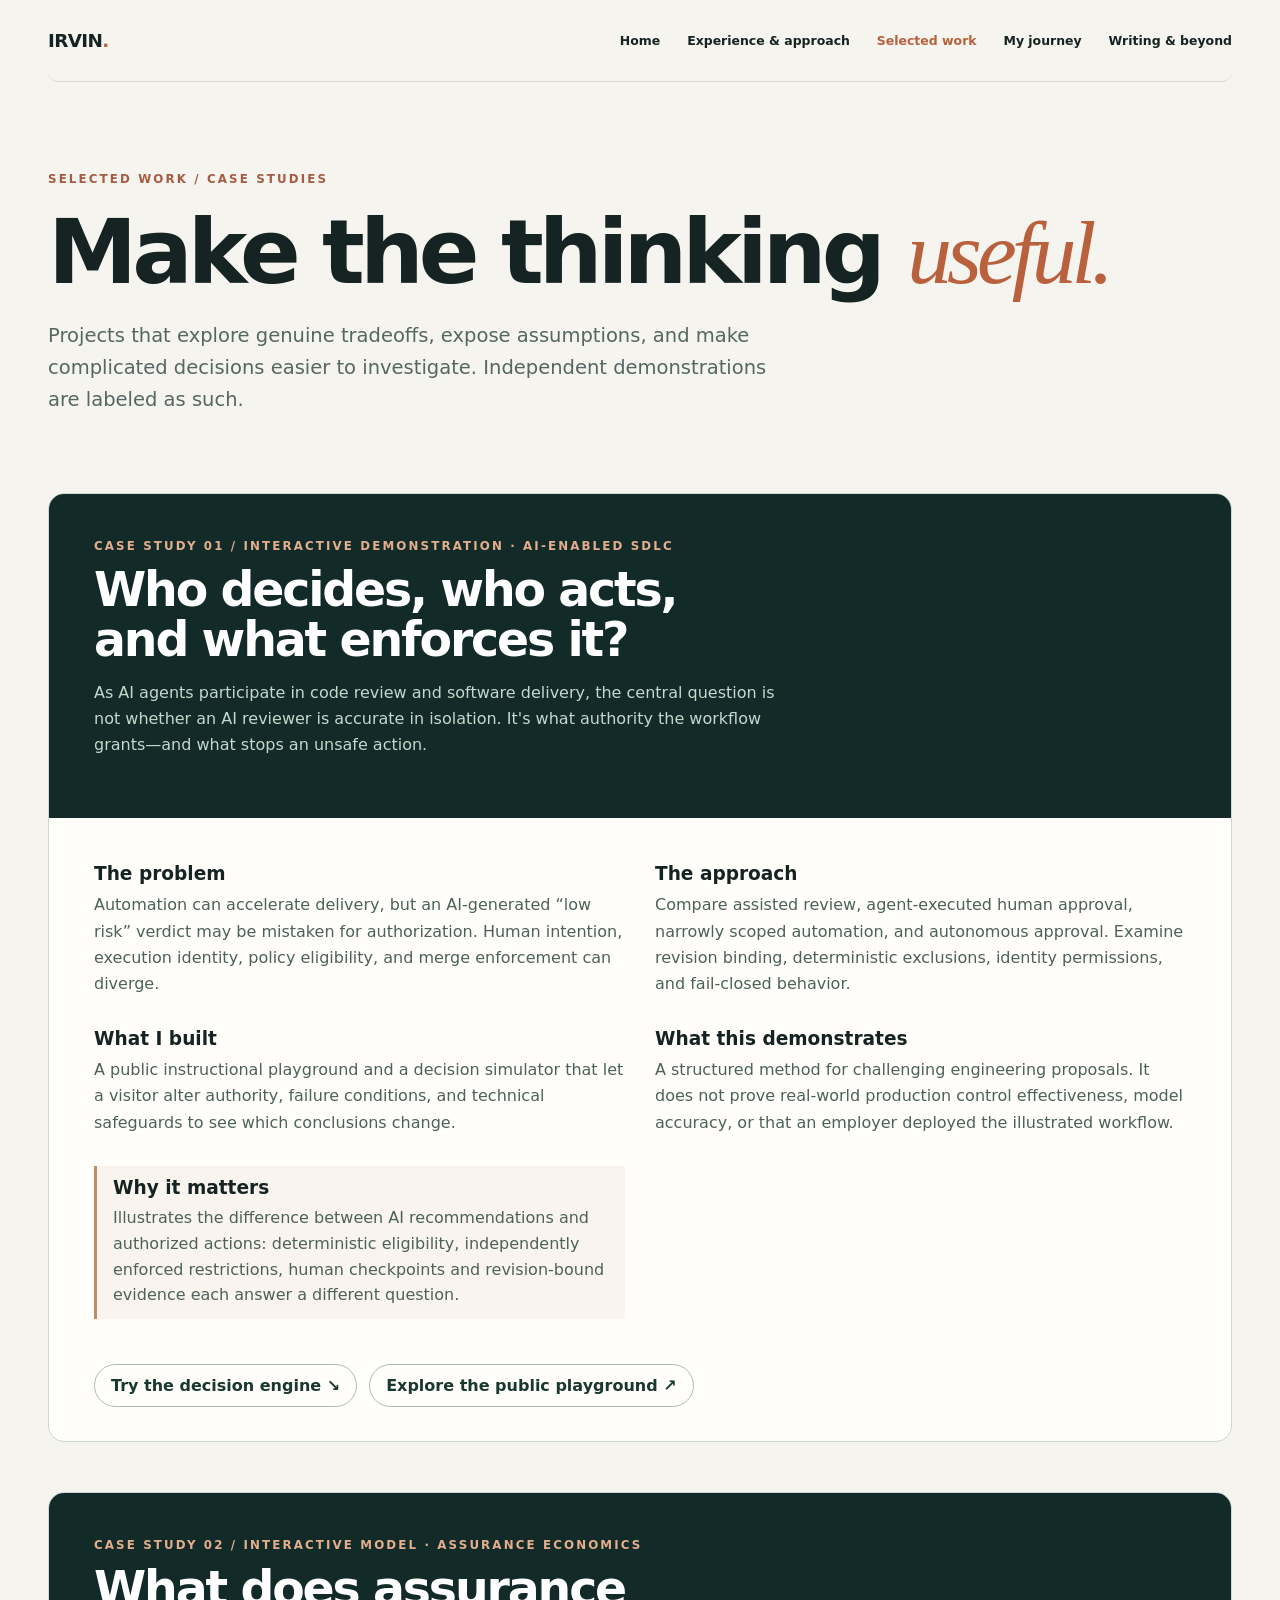
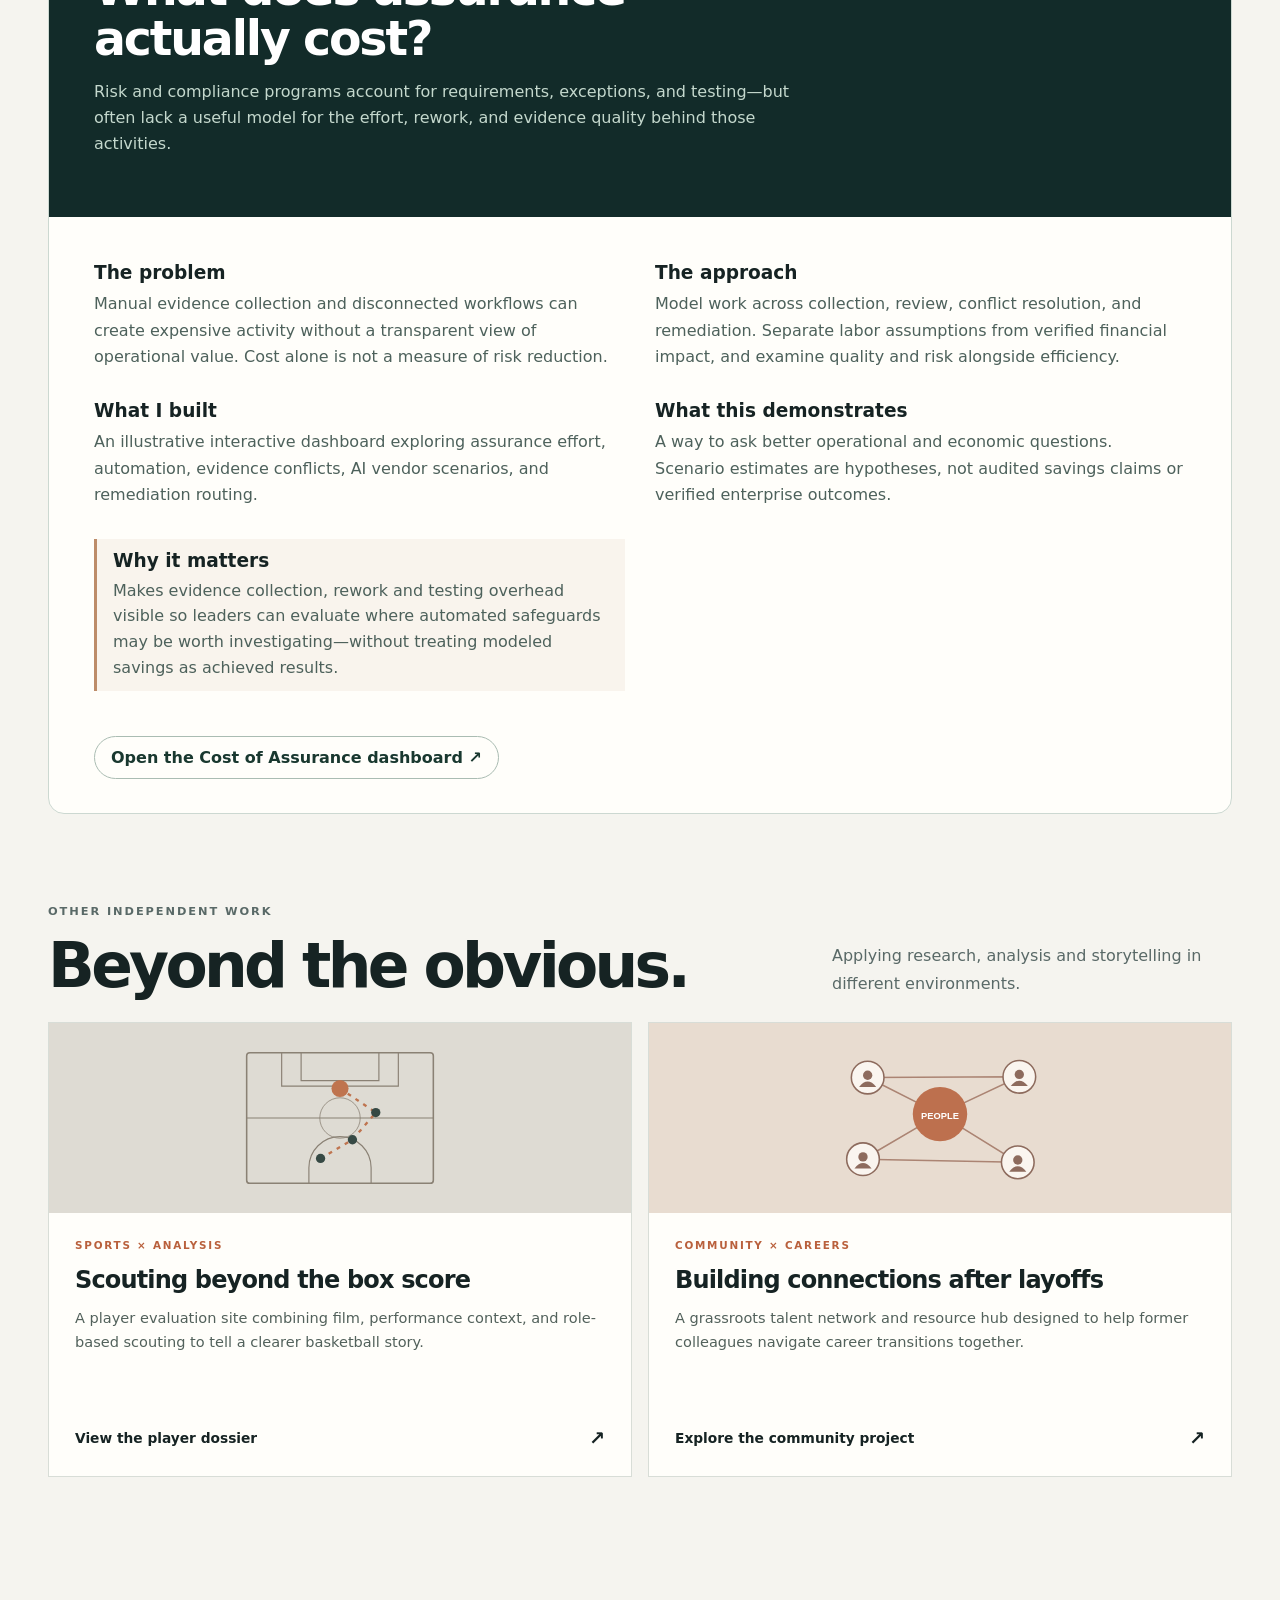
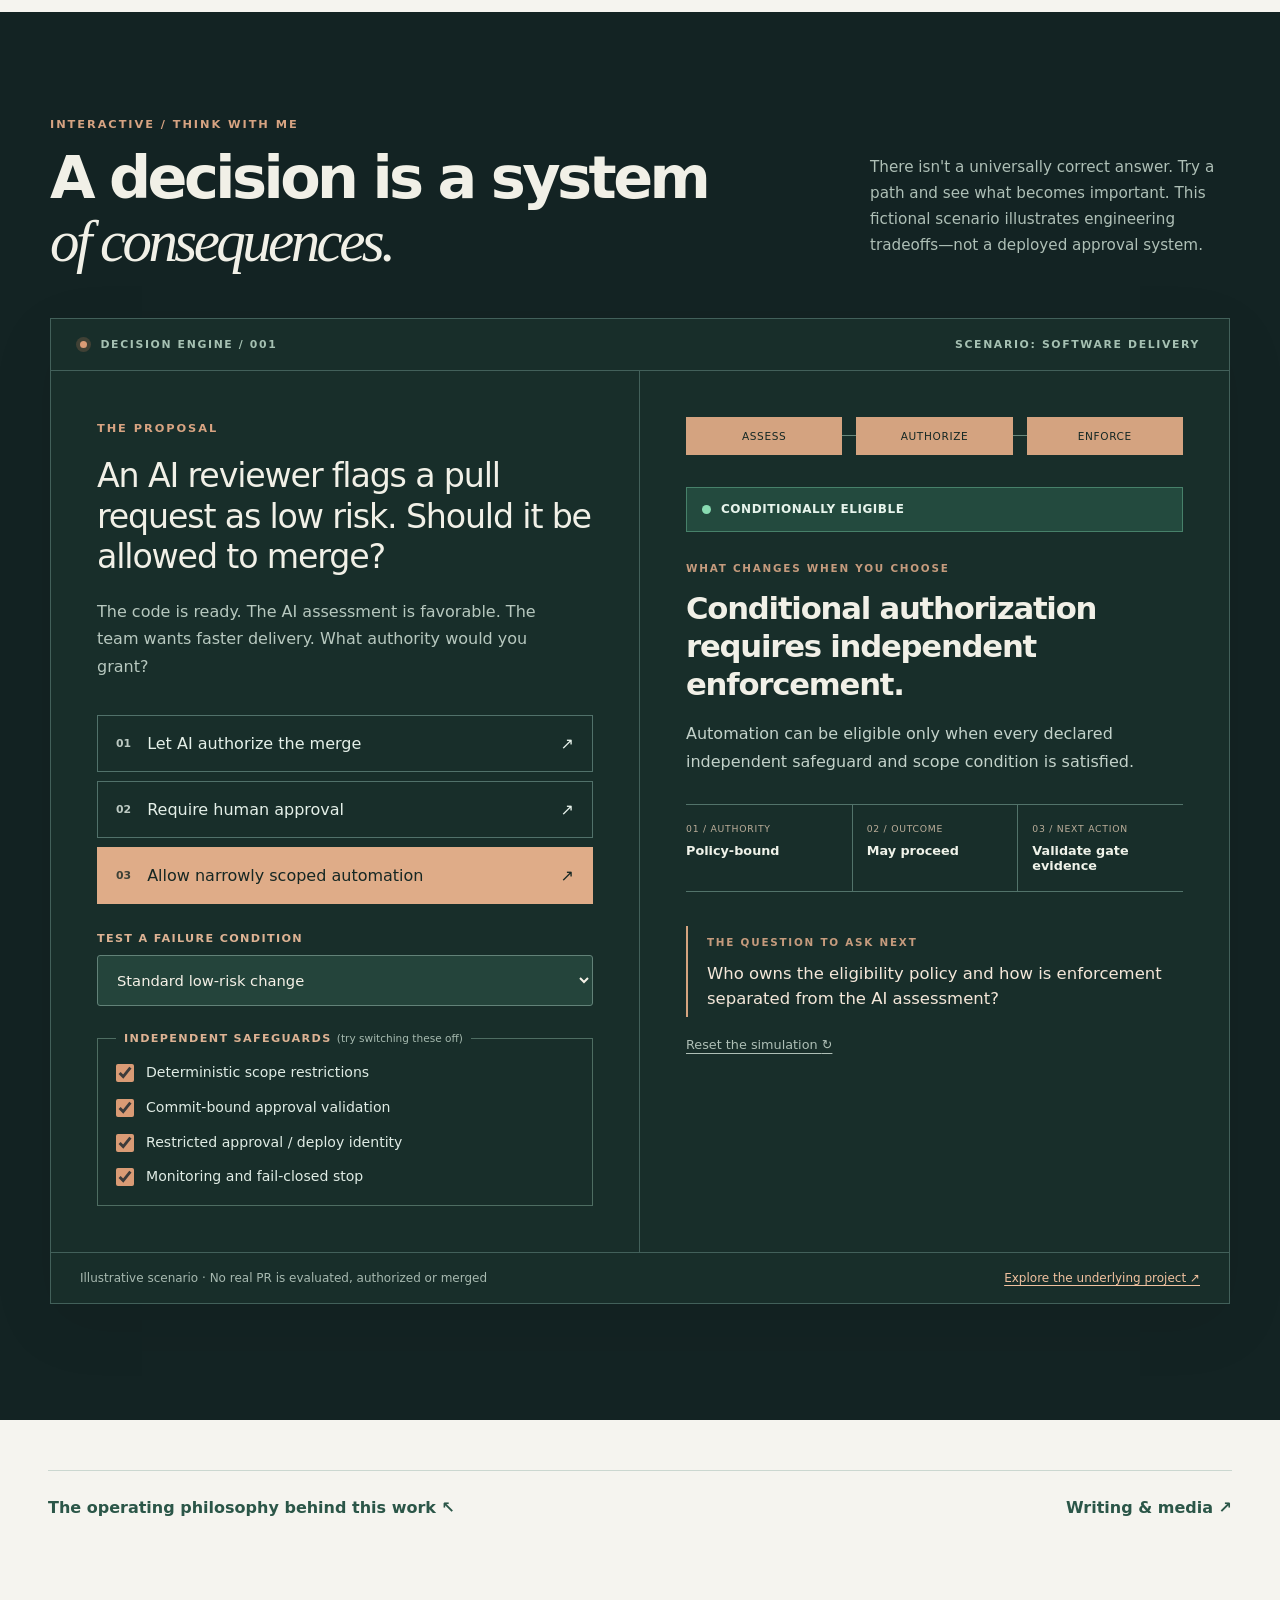
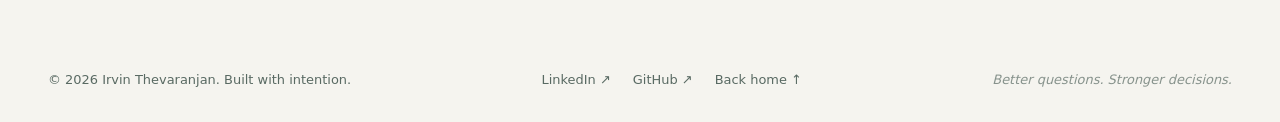
<file: work.html>
<!doctype html><html lang="en"><head><meta charset="utf-8"><meta name="viewport" content="width=device-width,initial-scale=1"><meta name="theme-color" content="#122b29"><meta name="color-scheme" content="light"><title>Selected Work & Decision Engine | Irvin Thevaranjan</title><meta name="description" content="Independent projects and case studies: AI-enabled engineering authority, assurance cost, and an interactive decision simulator."><meta property="og:title" content="Selected Work & Decision Engine — Irvin Thevaranjan"><meta property="og:description" content="Independent projects and case studies: AI-enabled engineering authority, assurance cost, and an interactive decision simulator."><meta property="og:type" content="website"><meta name="twitter:card" content="summary"><link rel="icon" href="assets/favicon.svg" type="image/svg+xml"><link rel="stylesheet" href="assets/site.css"><style>.v8-case-takeaway{border-left:3px solid #bd8c69;padding:.7rem 1rem;background:rgba(189,140,105,.09)}.v8-case-takeaway h3{margin:0 0 .45rem}.v8-case-takeaway p{line-height:1.6}</style></head><body class="v8-page"><a href="#main" class="skip-link">Skip to main content</a><div id="reading-progress" aria-hidden="true"><span id="reading-progress-fill"></span></div><header class="wrap top v8-top"><a class="brand" href="index.html" aria-label="Irvin Thevaranjan homepage">IRVIN<span>.</span></a><button class="menu" aria-controls="main-nav" aria-expanded="false" type="button">Menu ☰</button><nav class="nav" id="main-nav" aria-label="Main navigation"><a href="index.html">Home</a><a href="experience.html">Experience & approach</a><a href="work.html" aria-current="page">Selected work</a><a href="journey.html">My journey</a><a href="beyond.html">Writing & beyond</a></nav></header><main id="main"><div class="wrap v8-intro"><div class="v8-eyebrow">SELECTED WORK / CASE STUDIES</div><h1>Make the thinking <em>useful.</em></h1><p>Projects that explore genuine tradeoffs, expose assumptions, and make complicated decisions easier to investigate. Independent demonstrations are labeled as such.</p></div><section class="wrap" aria-label="Flagship case studies">
<article class="v8-case" id="ai-sdlc-case"><div class="v8-case-head"><div class="v8-eyebrow" style="color:#e4ad8b">CASE STUDY 01 / INTERACTIVE DEMONSTRATION · AI-ENABLED SDLC</div><h2>Who decides, who acts,<br>and what enforces it?</h2><p>As AI agents participate in code review and software delivery, the central question is not whether an AI reviewer is accurate in isolation. It's what authority the workflow grants—and what stops an unsafe action.</p></div><div class="v8-case-body"><div><h3>The problem</h3><p>Automation can accelerate delivery, but an AI-generated “low risk” verdict may be mistaken for authorization. Human intention, execution identity, policy eligibility, and merge enforcement can diverge.</p></div><div><h3>The approach</h3><p>Compare assisted review, agent-executed human approval, narrowly scoped automation, and autonomous approval. Examine revision binding, deterministic exclusions, identity permissions, and fail-closed behavior.</p></div><div><h3>What I built</h3><p>A public instructional playground and a decision simulator that let a visitor alter authority, failure conditions, and technical safeguards to see which conclusions change.</p></div><div><h3>What this demonstrates</h3><p>A structured method for challenging engineering proposals. It does not prove real-world production control effectiveness, model accuracy, or that an employer deployed the illustrated workflow.</p></div><div class="v8-case-takeaway"><h3>Why it matters</h3><p>Illustrates the difference between AI recommendations and authorized actions: deterministic eligibility, independently enforced restrictions, human checkpoints and revision-bound evidence each answer a different question.</p></div></div><div class="v8-case-foot"><a href="#decision-lab">Try the decision engine ↘</a><a href="https://irvinthev.github.io/pr-approval-playground-public/" target="_blank" rel="noopener noreferrer">Explore the public playground ↗</a></div></article>
<article class="v8-case" id="assurance-case"><div class="v8-case-head"><div class="v8-eyebrow" style="color:#e4ad8b">CASE STUDY 02 / INTERACTIVE MODEL · ASSURANCE ECONOMICS</div><h2>What does assurance<br>actually cost?</h2><p>Risk and compliance programs account for requirements, exceptions, and testing—but often lack a useful model for the effort, rework, and evidence quality behind those activities.</p></div><div class="v8-case-body"><div><h3>The problem</h3><p>Manual evidence collection and disconnected workflows can create expensive activity without a transparent view of operational value. Cost alone is not a measure of risk reduction.</p></div><div><h3>The approach</h3><p>Model work across collection, review, conflict resolution, and remediation. Separate labor assumptions from verified financial impact, and examine quality and risk alongside efficiency.</p></div><div><h3>What I built</h3><p>An illustrative interactive dashboard exploring assurance effort, automation, evidence conflicts, AI vendor scenarios, and remediation routing.</p></div><div><h3>What this demonstrates</h3><p>A way to ask better operational and economic questions. Scenario estimates are hypotheses, not audited savings claims or verified enterprise outcomes.</p></div><div class="v8-case-takeaway"><h3>Why it matters</h3><p>Makes evidence collection, rework and testing overhead visible so leaders can evaluate where automated safeguards may be worth investigating—without treating modeled savings as achieved results.</p></div></div><div class="v8-case-foot"><a href="https://irvinthev.github.io/grc-cost-of-assurance-dashboard/" target="_blank" rel="noopener noreferrer">Open the Cost of Assurance dashboard ↗</a></div></article></section><section class="wrap v8-home-work"><div class="section-head"><div><div class="eyebrow muted">OTHER INDEPENDENT WORK</div><h2>Beyond the obvious.</h2></div><p>Applying research, analysis and storytelling in different environments.</p></div><div class="projects"><a aria-label="Explore Jordan Lathon player evaluation site" class="project" href="https://irvinthev.github.io/BasketballAgent_J2/" rel="noopener noreferrer" target="_blank">
<div class="project-visual basket"><svg aria-label="Basketball scouting diagram" role="img" viewbox="0 0 350 180"><rect fill="none" height="168" rx="4" stroke="#8a8174" stroke-width="2" width="240" x="55" y="6"></rect><path d="M100 6V49H250V6M125 6V42H225V6M135 174v-20a40 40 0 0 1 80 0v20M55 90H295" fill="none" stroke="#8a8174" stroke-width="1.5"></path><circle cx="175" cy="90" fill="none" r="26" stroke="#8a8174"></circle><circle cx="175" cy="52" fill="#bf744f" r="11"></circle><path d="M175 52L221 83 191 118 150 142" fill="none" stroke="#bf744f" stroke-dasharray="5 7" stroke-width="3"></path><g fill="#364944"><circle cx="221" cy="83" r="6"></circle><circle cx="191" cy="118" r="6"></circle><circle cx="150" cy="142" r="6"></circle></g></svg></div>
<div class="project-body"><div class="eyebrow">Sports × Analysis</div><h3>Scouting beyond the box score</h3><p>A player evaluation site combining film, performance context, and role-based scouting to tell a clearer basketball story.</p><div class="project-go"><span>View the player dossier</span><span>↗</span></div></div>
</a><a aria-label="Explore talent network project" class="project" href="https://irvinthev.github.io/Ex-GH-Layoff-Repo/index.html" rel="noopener noreferrer" target="_blank">
<div class="project-visual network"><svg aria-label="Connected professional network illustration" role="img" viewbox="0 0 350 180"><g fill="none" stroke="#ab8473" stroke-width="2"><path d="M175 85L82 38M175 85L277 37M175 85L76 143M175 85L275 147M82 38L277 37M76 143L275 147"></path></g><g fill="#faf5ef" stroke="#8d6b5d" stroke-width="2"><circle cx="82" cy="38" r="21"></circle><circle cx="277" cy="37" r="21"></circle><circle cx="76" cy="143" r="21"></circle><circle cx="275" cy="147" r="21"></circle></g><circle cx="175" cy="85" fill="#bd704e" r="35"></circle><g fill="#8d6b5d"><circle cx="82" cy="35" r="6"></circle><path d="M71 50q11-14 22 0"></path><circle cx="277" cy="34" r="6"></circle><path d="M266 49q11-14 22 0"></path><circle cx="76" cy="140" r="6"></circle><path d="M65 155q11-14 22 0"></path><circle cx="275" cy="144" r="6"></circle><path d="M264 159q11-14 22 0"></path></g><text fill="white" font-family="Arial,sans-serif" font-size="12" font-weight="bold" text-anchor="middle" x="175" y="91">PEOPLE</text></svg></div>
<div class="project-body"><div class="eyebrow">Community × Careers</div><h3>Building connections after layoffs</h3><p>A grassroots talent network and resource hub designed to help former colleagues navigate career transitions together.</p><div class="project-go"><span>Explore the community project</span><span>↗</span></div></div>
</a></div></section><section aria-labelledby="decision-title" class="decision-section" id="decision-lab">
<div class="wrap">
<div class="decision-header"><div><div class="eyebrow">INTERACTIVE / THINK WITH ME</div><h2 id="decision-title">A decision is a system<br/><em class="serif">of consequences.</em></h2></div><p>There isn't a universally correct answer. Try a path and see what becomes important. This fictional scenario illustrates engineering tradeoffs—not a deployed approval system.</p></div>
<div class="decision-shell">
<div class="decision-topline"><span><span class="mini-pulse"></span> DECISION ENGINE / 001</span><span>SCENARIO: SOFTWARE DELIVERY</span></div>
<div class="decision-main">
<div class="decision-prompt"><span class="eyebrow">THE PROPOSAL</span><h3>An AI reviewer flags a pull request as low risk. Should it be allowed to merge?</h3><p>The code is ready. The AI assessment is favorable. The team wants faster delivery. What authority would you grant?</p>
<div aria-label="Choose how the pull request is approved" class="decision-choices" role="group">
<button aria-pressed="false" class="decision-option" data-choice="automatic" type="button"><span class="option-number">01</span><span>Let AI authorize the merge</span><span class="option-arrow">↗</span></button>
<button aria-pressed="false" class="decision-option" data-choice="human" type="button"><span class="option-number">02</span><span>Require human approval</span><span class="option-arrow">↗</span></button>
<button aria-pressed="true" class="decision-option" data-choice="conditional" type="button"><span class="option-number">03</span><span>Allow narrowly scoped automation</span><span class="option-arrow">↗</span></button>
</div>
<div class="lab-scenario"><label for="lab-scenario">TEST A FAILURE CONDITION</label><select id="lab-scenario"><option value="standard">Standard low-risk change</option><option value="excluded">Sensitive file changed</option><option value="revision">Approval bound to old commit</option><option value="telemetry">Monitoring signal unavailable</option></select></div>
<fieldset class="lab-gates"><legend>INDEPENDENT SAFEGUARDS <span>(try switching these off)</span></legend><label><input checked="" data-gate="scope" type="checkbox"/><span>Deterministic scope restrictions</span></label><label><input checked="" data-gate="binding" type="checkbox"/><span>Commit-bound approval validation</span></label><label><input checked="" data-gate="identity" type="checkbox"/><span>Restricted approval / deploy identity</span></label><label><input checked="" data-gate="monitor" type="checkbox"/><span>Monitoring and fail-closed stop</span></label></fieldset>
</div>
<div aria-atomic="true" aria-live="polite" class="decision-response">
<div aria-hidden="true" class="decision-flow"><div class="flow-node" data-flow="assess">ASSESS</div><div class="flow-connector"></div><div class="flow-node" data-flow="authorize">AUTHORIZE</div><div class="flow-connector"></div><div class="flow-node" data-flow="enforce">ENFORCE</div></div>
<div aria-atomic="true" aria-live="polite" class="lab-verdict" data-state="conditional" id="lab-verdict"><span aria-hidden="true" class="verdict-dot"></span><span id="lab-verdict-text">CONDITIONALLY ELIGIBLE — verify required evidence</span></div><div class="response-eyebrow">WHAT CHANGES WHEN YOU CHOOSE</div>
<h4 id="response-title">Automation can work—within deliberately bounded authority.</h4>
<p id="response-description">Define eligible changes, independently enforced restrictions, approval identity, and a reliable stop condition before allowing automation.</p>
<div aria-label="Decision consequences" class="lab-chain"><div><span>01 / AUTHORITY</span><strong id="lab-authority">Bounded automation</strong></div><div><span>02 / OUTCOME</span><strong id="lab-outcome">Conditional</strong></div><div><span>03 / NEXT ACTION</span><strong id="lab-next">Validate gates</strong></div></div><div class="implication"><span class="implication-label">THE QUESTION TO ASK NEXT</span><p id="response-question">Who controls the eligibility rules—and what happens when the evidence is missing?</p></div>
<button class="reset-decision" id="reset-decision" type="button">Reset the simulation <span aria-hidden="true">↻</span></button>
</div>
</div>
<div class="decision-foot"><span>Illustrative scenario · No real PR is evaluated, authorized or merged</span><a href="https://github.com/irvinthev/pr-approval-playground-public" rel="noopener noreferrer" target="_blank">Explore the underlying project ↗</a></div>
</div>
</div>
</section><section class="wrap" style="padding-bottom:70px"><div class="v8-nav-bottom"><a href="experience.html#grc-philosophy">The operating philosophy behind this work ↖</a><a href="beyond.html">Writing & media ↗</a></div></section></main><footer class="wrap footer"><div>© <span id="year">2026</span> Irvin Thevaranjan. Built with intention.</div><div class="footer-links"><a href="https://www.linkedin.com/in/irvinthevaranjan" rel="noopener noreferrer" target="_blank">LinkedIn ↗</a><a href="https://github.com/irvinthev" rel="noopener noreferrer" target="_blank">GitHub ↗</a><a href="index.html">Back home ↑</a></div><span class="built-note">Better questions. Stronger decisions.</span></footer><script src="assets/site.js" defer></script><script src="assets/decision.js" defer></script></body></html>
</file>
<file: assets/site.css>
:root{--bg:#f5f4ef;--ink:#162323;--muted:#596967;--line:#d8ddd7;--accent:#b9603c;--dark:#132323;--cream:#ece9df;--card:#fffefa;--font:ui-sans-serif,system-ui,-apple-system,BlinkMacSystemFont,"Segoe UI",sans-serif}
  *{box-sizing:border-box}html{scroll-behavior:smooth}body{margin:0;background:var(--bg);color:var(--ink);font-family:var(--font);-webkit-font-smoothing:antialiased}a{color:inherit;text-decoration:none}a:focus-visible,button:focus-visible{outline:3px solid #c7784e;outline-offset:4px}button{font:inherit}::selection{background:#edc7ab;color:#1b2323}
  .wrap{width:min(1200px,calc(100% - 96px));margin:auto}.eyebrow{text-transform:uppercase;letter-spacing:.17em;font-size:.71rem;font-weight:780}.muted{color:var(--muted)}.serif{font-family:Georgia,"Times New Roman",serif;font-weight:400}.thin{font-weight:350}.stroke{border-top:1px solid var(--line)}
  .top{height:82px;display:flex;align-items:center;justify-content:space-between;border-bottom:1px solid var(--line)}.brand{font-weight:800;letter-spacing:-.035em;font-size:1.15rem}.brand span{color:var(--accent)}.nav{display:flex;gap:31px;align-items:center;font-size:.85rem;font-weight:600}.nav a:hover,.footer a:hover{color:var(--accent)}.nav .contact-link{border:1px solid #889591;padding:11px 18px;border-radius:40px}.menu{display:none}
  .hero{padding:90px 0 88px;display:grid;grid-template-columns:1.55fr .6fr;gap:70px;align-items:end}.hero .eyebrow{display:flex;align-items:center;gap:12px;color:#64746c}.dot{width:8px;height:8px;border-radius:50%;background:var(--accent);display:inline-block}.hero h1{font-size:clamp(3.5rem,7.5vw,7.8rem);line-height:.98;letter-spacing:-.075em;margin:33px 0 34px;font-weight:660}.hero h1 em{font-family:Georgia,serif;font-weight:400;letter-spacing:-.085em}.hero h1 .color{color:var(--accent)}.hero .lead{max-width:650px;font-size:1.2rem;line-height:1.75;color:#455651;margin:0}.hero-side{border-left:1px solid var(--line);padding:0 0 4px 25px}.hero-side p{line-height:1.7;font-size:.92rem;color:#465851}.hero-side .tag{padding:8px 0;border-bottom:1px solid var(--line);font-size:.86rem}.hero-side .tag:first-of-type{border-top:1px solid var(--line)}
  .actions{display:flex;gap:12px;align-items:center;margin-top:32px;flex-wrap:wrap}.button{display:inline-flex;align-items:center;gap:14px;border-radius:50px;background:var(--dark);color:white;padding:15px 22px;font-size:.9rem;font-weight:650;transition:transform .2s,background .2s}.button:hover{transform:translateY(-2px);background:#344e4b}.button.secondary{background:transparent;border:1px solid #9aa59f;color:var(--ink)}.button.secondary:hover{background:#e9ebe4}
  .signal{background:var(--dark);color:#f4f2e9;overflow:hidden}.signal-inner{min-height:230px;display:grid;grid-template-columns:.85fr 1.15fr;gap:65px;align-items:center;padding:47px 0}.signal p{font-size:clamp(1.3rem,2.4vw,2.25rem);line-height:1.4;letter-spacing:-.03em;margin:0}.signal strong{color:#e7ab86;font-weight:550}.signal .eyebrow{color:#9db1aa}
  section.section{padding:105px 0}.section-head{display:flex;justify-content:space-between;gap:30px;align-items:end;margin-bottom:37px}.section-head h2{font-size:clamp(2.6rem,4.8vw,4.8rem);letter-spacing:-.06em;line-height:1.08;font-weight:630;margin:15px 0 0}.section-head p{max-width:400px;color:var(--muted);line-height:1.7;margin:0 0 3px}
  .projects{display:grid;grid-template-columns:repeat(2,minmax(0,1fr));gap:16px}.project{background:var(--card);border:1px solid var(--line);min-height:455px;display:flex;flex-direction:column;transition:transform .2s,border-color .2s;overflow:hidden}.project:hover{transform:translateY(-4px);border-color:#bdad9d}.project-visual{height:190px;padding:25px;position:relative;overflow:hidden;display:flex;align-items:center;justify-content:center}.project-visual.ai{background:#dce4de}.project-visual.basket{background:#dedbd3}.project-visual.network{background:#e8dcd0}.project-visual.assurance{background:#dbe4df}.project-visual svg{max-width:100%;width:100%;height:100%}.project-body{padding:26px;display:flex;flex-direction:column;flex:1}.project-body .eyebrow{font-size:.65rem;color:var(--accent)}.project h3{font-size:1.5rem;letter-spacing:-.035em;line-height:1.2;margin:15px 0 11px}.project p{color:#52615b;font-size:.91rem;line-height:1.65;margin:0}.project .project-go{display:flex;justify-content:space-between;margin-top:auto;padding-top:28px;align-items:center;font-size:.86rem;font-weight:720}.project .project-go span:last-child{font-size:1.2rem}
  .approach{background:#e8eae3}.approach-grid{display:grid;grid-template-columns:1fr 1fr;gap:90px}.approach h2{font-size:clamp(2.6rem,4.5vw,4.6rem);line-height:1.08;letter-spacing:-.06em;margin:17px 0 26px}.approach .statement{font-size:1.15rem;line-height:1.8;color:#485b55;max-width:500px}.principles{border-top:1px solid #bbc8bc}.principle{display:grid;grid-template-columns:55px 1fr;padding:21px 0;border-bottom:1px solid #bbc8bc;gap:15px}.principle .number{font-size:.8rem;color:var(--accent);font-weight:800}.principle h3{margin:0 0 7px;font-size:1.14rem;letter-spacing:-.02em}.principle p{margin:0;color:#5c6c65;line-height:1.6;font-size:.9rem}
  .writing{display:grid;grid-template-columns:repeat(2,minmax(0,1fr));gap:16px}.writing .feature{min-width:0}.feature.podcast{background:#dce5e1}.feature.podcast-alt{background:#e8e0d9}.resume-layout{display:grid;grid-template-columns:.8fr 1.2fr;gap:95px}.career-list{border-top:1px solid var(--line)}.career-entry{display:grid;grid-template-columns:135px 1fr;gap:20px;padding:24px 0;border-bottom:1px solid var(--line)}.career-entry .date{color:var(--muted);font-size:.85rem}.career-entry h3{margin:0 0 6px;font-size:1.2rem}.career-entry p{margin:0;color:var(--muted);line-height:1.6}.resume-intro{line-height:1.7;color:var(--muted)}.feature{padding:43px;background:#e7e2d7;min-height:350px;display:flex;flex-direction:column}.feature.light{background:#e6eae5}.feature h3{font-family:Georgia,serif;font-size:clamp(1.8rem,3vw,2.8rem);font-weight:400;line-height:1.18;letter-spacing:-.04em;margin:22px 0 18px}.feature p{line-height:1.75;color:#55645e;max-width:470px}.feature a{font-weight:700;display:inline-flex;gap:15px;align-items:center;margin-top:auto;padding-top:20px;font-size:.9rem}
  .about{border-top:1px solid var(--line);display:grid;grid-template-columns:.8fr 1.2fr;gap:110px}.about h2{font-size:clamp(2.7rem,4.3vw,4.5rem);line-height:1.08;letter-spacing:-.06em;margin:13px 0}.about-copy{font-size:1.11rem;line-height:1.95;color:#445750}.about-copy p{margin:0 0 19px}.about .small-note{color:#66756d;font-size:.86rem;margin-top:24px}
  .outro{background:#bd6949;color:#fff7ed;padding:80px 0}.outro-inner{display:flex;justify-content:space-between;align-items:end;gap:40px}.outro h2{font-size:clamp(2.8rem,5.5vw,5.6rem);line-height:1.02;letter-spacing:-.065em;margin:15px 0 0}.outro .button{background:#fff5eb;color:#1f2927;white-space:nowrap}.outro .button:hover{background:white}
  .footer{display:flex;justify-content:space-between;gap:25px;align-items:center;padding:35px 0;font-size:.81rem;color:#596a63}.footer-links{display:flex;gap:22px;flex-wrap:wrap}
  @media(max-width:950px){.wrap{width:min(100% - 48px,1200px)}.hero{grid-template-columns:1fr;padding:65px 0;gap:35px}.hero-side{display:none}.projects{grid-template-columns:1fr 1fr}.project:first-child{grid-column:auto}.project:first-child .project-visual{height:190px}.approach-grid{gap:45px}.about{gap:45px}.resume-layout{gap:45px}.nav{gap:15px}}
  @media(max-width:650px){.wrap{width:calc(100% - 36px)}.top{height:69px}.nav{display:none;position:absolute;top:69px;left:0;right:0;background:var(--bg);padding:22px 18px;flex-direction:column;align-items:stretch;border-bottom:1px solid var(--line);z-index:3}.nav.open{display:flex}.menu{display:block;background:none;border:1px solid var(--line);border-radius:7px;padding:9px 11px}.hero{padding:57px 0 64px}.hero h1{font-size:clamp(3.4rem,14vw,5.8rem);margin:25px 0}.hero .lead{font-size:1.05rem}.signal-inner,.approach-grid,.about,.writing,.resume-layout{grid-template-columns:1fr;gap:24px}.career-entry{grid-template-columns:1fr;gap:5px}.signal-inner{padding:42px 0}.signal p{font-size:1.52rem}section.section{padding:70px 0}.section-head{display:block}.section-head p{margin-top:16px}.projects{grid-template-columns:1fr}.project:first-child{grid-column:auto}.project:first-child .project-visual,.project-visual{height:190px}.project{min-height:410px}.approach-grid{gap:38px}.feature{min-height:315px;padding:29px}.about-copy{font-size:1rem}.outro{padding:65px 0}.outro-inner{align-items:start;flex-direction:column}.footer{align-items:start;flex-direction:column}.footer-links{gap:15px}}
  .essay-archive{margin-top:42px;border-top:1px solid var(--line);padding-top:29px}.essay-archive-head{display:flex;align-items:baseline;justify-content:space-between;gap:25px;margin-bottom:19px}.essay-archive-head p{color:var(--muted);font-size:.88rem;max-width:560px;line-height:1.5}.essay-links{display:grid;grid-template-columns:repeat(3,minmax(0,1fr));gap:12px}.essay-links a{display:flex;justify-content:space-between;gap:12px;align-items:center;padding:23px;background:#e7eae5;border:1px solid var(--line);text-decoration:none;color:var(--ink)}.essay-links a:hover{border-color:var(--accent)}.essay-links small{display:block;color:var(--muted);font-size:.68rem;letter-spacing:.12em;margin-bottom:10px}.essay-links strong{font-weight:550;line-height:1.35;font-size:1rem}.essay-links a>span:last-child{font-size:1.2rem;color:var(--accent)}@media(max-width:950px){.essay-links{grid-template-columns:1fr}.essay-archive-head{display:block}}
  @media(prefers-reduced-motion:reduce){html{scroll-behavior:auto}*,*:before,*:after{transition:none!important}}
  
.leadership-grid{display:grid;grid-template-columns:repeat(3,1fr);gap:16px}.leadership-grid article{border-top:2px solid #bf704f;background:#fffefa;padding:28px;min-height:235px}.leadership-grid span{color:#a35b41;font-size:.7rem;font-weight:800;letter-spacing:.12em}.leadership-grid h3{font-size:1.4rem;line-height:1.2;letter-spacing:-.03em}.leadership-grid p{font-size:.93rem;line-height:1.65;color:#50625c}@media(max-width:850px){.leadership-grid{grid-template-columns:1fr}}


/* Bundled V6.1 styling: standalone-preview safe */

/* V6 — progressive enhancement, no framework runtime */
:root{--copper:#b9603c;--forest:#132323;--paper:#f5f4ef}
html{scroll-padding-top:30px}body{overflow-x:hidden}.reading-progress{height:3px;position:fixed;top:0;left:0;right:0;z-index:30;pointer-events:none}.reading-progress span{height:100%;width:0%;display:block;background:var(--accent);transform-origin:left}.skip-link{position:absolute;top:-100px;left:12px;background:#fff;color:#111;z-index:999;padding:10px}.skip-link:focus{top:8px}
.top{position:relative;z-index:20}.nav{gap:20px}.hero-v6{grid-template-columns:minmax(0,1.1fr) minmax(340px,.9fr);gap:48px;align-items:center;min-height:680px;padding:74px 0 83px}.hero-v6 h1{font-size:clamp(3.4rem,6vw,6.9rem)}.hero-v6 .lead{font-size:1.08rem}.hero-art{height:520px;background:radial-gradient(circle at 58% 39%,#294942 0%,#152c2a 42%,#0e201f 100%);border-radius:4px;overflow:hidden;position:relative;color:#cde2d8;box-shadow:0 15px 40px rgba(15,35,32,.11);isolation:isolate}.hero-art:after{content:'';position:absolute;inset:13px;border:1px solid rgba(215,237,222,.17);pointer-events:none}.hero-art canvas{width:100%;height:100%;display:block;position:absolute;inset:0}.art-caption{position:absolute;top:33px;left:35px;right:35px;z-index:2;display:flex;justify-content:space-between;gap:8px;font-size:.63rem;letter-spacing:.15em;font-weight:700;color:#a8c5b7}.art-index{opacity:.7}.hero-orbit-label{position:absolute;color:#f6ede2;font-size:.66rem;letter-spacing:.2em;z-index:2;pointer-events:none;opacity:.9}.label-a{top:29%;left:16%}.label-b{top:48%;right:9%}.label-c{bottom:32%;left:28%}.art-bottom{position:absolute;bottom:37px;left:35px;right:35px;z-index:2;font-size:1.18rem;line-height:1.35;letter-spacing:-.03em;max-width:290px;color:#e0ebe4}.art-bottom em{font-family:Georgia,serif;font-weight:400;color:#d7aa8b}.art-kicker{color:#e5b095}
.career-interlude{background:#dfe7df;border-top:1px solid #cbd7ca;border-bottom:1px solid #cbd7ca}.career-interlude-inner{display:flex;align-items:center;justify-content:space-between;gap:36px;padding-top:31px;padding-bottom:31px}.career-interlude .eyebrow{min-width:165px;color:#62746a}.career-interlude p{font-size:clamp(1.05rem,2.1vw,1.55rem);letter-spacing:-.025em;max-width:770px;line-height:1.45;margin:0}.career-interlude em{font-family:Georgia,serif}.interlude-decoration{font-size:2.3rem;color:var(--accent)}
.career-list{position:relative;padding-left:40px}.career-list:before{content:'';position:absolute;left:13px;top:23px;bottom:30px;width:1px;background:#b8c8ba}.career-entry{position:relative}.career-marker{position:absolute;left:-40px;top:24px;width:28px;height:28px;background:#e5eae2;border:1px solid #a8b7aa;border-radius:50%;display:grid;place-items:center;color:#a45c3b;font-size:.65rem;font-weight:800;z-index:1}.career-stage.is-visible .career-marker{background:#b9603c;color:#fff;border-color:#b9603c;transition:background .5s,color .5s}.career-stage.is-visible h3{color:#172f29}
.decision-section{background:#132323;color:#f1f0e7;padding:105px 0 116px}.decision-header{display:flex;align-items:end;justify-content:space-between;gap:50px;margin-bottom:44px}.decision-header .eyebrow{color:#d6a382}.decision-header h2{font-size:clamp(2.6rem,4.6vw,4.7rem);letter-spacing:-.06em;line-height:1.08;margin:15px 0 0}.decision-header p{color:#aebfb6;font-size:.95rem;max-width:360px;line-height:1.7}.decision-shell{border:1px solid #42605a;background:#182e2a;box-shadow:0 20px 60px rgba(0,0,0,.08)}.decision-topline{display:flex;justify-content:space-between;gap:15px;padding:19px 29px;border-bottom:1px solid #42605a;font-size:.68rem;letter-spacing:.15em;color:#a5c0b2;font-weight:750}.mini-pulse{width:7px;height:7px;border-radius:50%;background:#da9b75;display:inline-block;margin-right:8px;box-shadow:0 0 0 4px #ad745544}.decision-main{display:grid;grid-template-columns:1fr 1fr}.decision-prompt{padding:46px;border-right:1px solid #42605a}.decision-prompt .eyebrow{color:#d8a482}.decision-prompt h3{font-weight:540;font-size:clamp(1.55rem,2.6vw,2.5rem);letter-spacing:-.035em;line-height:1.22;margin:20px 0}.decision-prompt>p{line-height:1.72;color:#b7c8bf;max-width:460px}.decision-choices{display:grid;gap:9px;margin-top:35px}.decision-option{display:flex;gap:16px;align-items:center;text-align:left;padding:18px;background:transparent;color:#e5f0e9;border:1px solid #51716a;cursor:pointer;transition:background .2s,border-color .2s,transform .2s}.decision-option:hover{background:#254b40;transform:translateX(3px)}.decision-option[aria-pressed=true]{background:#dfac88;color:#162723;border-color:#dfac88}.option-number{font-size:.68rem;font-weight:750;opacity:.8}.option-arrow{margin-left:auto}.decision-response{padding:46px;display:flex;flex-direction:column;min-width:0}.decision-flow{display:flex;align-items:center;gap:0;margin-bottom:50px}.flow-node{border:1px solid #56766d;color:#9fbaae;padding:12px 11px;min-width:0;flex:1;text-align:center;font-size:.66rem;letter-spacing:.06em;transition:background .35s,border-color .35s,color .35s}.flow-node.active{background:#d4a380;color:#152824;border-color:#d4a380}.flow-connector{height:1px;flex:0 0 14px;background:#68877b}.response-eyebrow,.implication-label{font-size:.65rem;letter-spacing:.17em;font-weight:750;color:#c59b7d}.decision-response h4{font-size:clamp(1.5rem,2.4vw,2.2rem);line-height:1.23;letter-spacing:-.04em;font-weight:550;margin:16px 0}.decision-response>p{line-height:1.77;color:#c3d2ca;margin:0 0 28px}.implication{border-left:2px solid #d5a47f;padding:5px 0 5px 19px;margin-top:auto}.implication p{color:#f4e7d9;line-height:1.5;font-size:1.03rem;margin:12px 0 0}.reset-decision{align-self:flex-start;background:transparent;border:0;color:#aebfb6;cursor:pointer;padding:20px 0 0;text-decoration:underline;text-underline-offset:4px;font-size:.8rem}.reset-decision:hover{color:white}.decision-foot{display:flex;justify-content:space-between;gap:20px;border-top:1px solid #42605a;padding:18px 29px;color:#a7b9b0;font-size:.75rem}.decision-foot a{color:#f0c19f;text-decoration:underline;text-underline-offset:3px}
.project-visual svg{transition:transform .65s cubic-bezier(.18,.8,.3,1)}.project:hover .project-visual svg{transform:scale(1.06) translateY(-3px)}.project,.feature{position:relative}.feature a:hover,.essay-links a:hover{color:#a35b3c}.built-note{font-style:italic;opacity:.7}
.motion-ready .reveal{opacity:0;transform:translateY(28px);transition:transform .8s cubic-bezier(.2,.8,.3,1),opacity .8s ease}.motion-ready .reveal.is-visible{opacity:1;transform:translateY(0)}
@media(min-width:951px){.nav{font-size:.78rem}.hero-v6{padding-top:65px}.hero-art{min-width:0}}
@media(max-width:950px){.hero-v6{grid-template-columns:1fr;min-height:0;padding:64px 0}.hero-art{height:420px}.hero-v6 h1{max-width:900px}.decision-main{grid-template-columns:1fr}.decision-prompt{border-right:0;border-bottom:1px solid #42605a}.decision-header{align-items:start}.decision-response{min-height:440px}.decision-header h2{font-size:3.5rem}}
@media(max-width:650px){.hero-v6{gap:34px;padding:48px 0 65px}.hero-art{height:350px}.art-caption{left:23px;right:23px;top:25px;font-size:.56rem}.art-index{display:none}.art-bottom{left:23px;right:23px;bottom:24px;font-size:1.05rem}.career-interlude-inner{display:block}.career-interlude p{margin-top:16px}.interlude-decoration{display:none}.decision-section{padding:70px 0}.decision-header{display:block}.decision-header h2{font-size:clamp(2.5rem,10vw,3.8rem)}.decision-header p{margin-top:20px}.decision-prompt,.decision-response{padding:25px}.decision-response{min-height:0}.decision-flow{margin-bottom:32px}.flow-node{font-size:.53rem;padding:12px 5px}.flow-connector{flex-basis:7px}.decision-topline{padding:15px 18px;font-size:.58rem}.decision-topline span:last-child{display:none}.decision-foot{display:block;padding:18px}.decision-foot a{display:block;margin-top:13px}.career-list{padding-left:32px}.career-marker{left:-31px}.career-list:before{left:0}}
@media(prefers-reduced-motion:reduce){html{scroll-behavior:auto!important}*,*:before,*:after{animation-duration:.001ms!important;transition-duration:.001ms!important}.motion-ready .reveal{opacity:1;transform:none}.project:hover,.decision-option:hover{transform:none}}

/* V6.1 visual and mobile refinements */
.hero-art .hero-network-fallback{position:absolute;inset:14% 5% 8%;width:90%;height:78%;z-index:0;opacity:.82;pointer-events:none}.hero-art canvas{z-index:1;mix-blend-mode:screen}.art-caption{align-items:flex-start;flex-wrap:wrap;column-gap:16px;row-gap:7px}.art-kicker,.art-index{display:inline-block;white-space:normal}.hero-art .label-a{top:29%;left:12%}.hero-art .label-b{top:40%;right:7%}.hero-art .label-c{bottom:29%;left:35%}
.career-list:after{content:"";position:absolute;left:13px;top:23px;height:var(--career-progress,0%);max-height:calc(100% - 53px);width:3px;background:var(--accent);border-radius:8px;transition:height .12s linear;pointer-events:none}
.lab-scenario{margin-top:28px;display:grid;gap:10px}.lab-scenario label,.lab-gates legend{font-size:.7rem;letter-spacing:.12em;font-weight:800;color:#ddb293}.lab-scenario select{appearance:auto;width:100%;background:#24443b;color:#f5f1e7;border:1px solid #628278;border-radius:3px;padding:15px;font:inherit;font-size:.92rem}.lab-scenario select:focus-visible,.lab-gates input:focus-visible,.decision-option:focus-visible,.reset-decision:focus-visible{outline:3px solid #f0bb91;outline-offset:3px}.lab-gates{margin:26px 0 0;padding:18px;border:1px solid #4e6d62;display:grid;gap:15px;min-width:0}.lab-gates legend{padding:0 8px}.lab-gates legend span{font-size:.66rem;font-weight:400;color:#a5b9ae;letter-spacing:normal}.lab-gates label{display:flex;align-items:start;gap:12px;font-size:.88rem;line-height:1.4;color:#e0ece5;cursor:pointer}.lab-gates input{accent-color:#d99b75;width:18px;height:18px;flex-shrink:0;margin:1px 0 0}.lab-verdict{display:flex;align-items:center;gap:10px;line-height:1.45;background:#234a3e;border:1px solid #47816a;color:#e7f4ec;padding:13px 15px;font-size:.75rem;font-weight:800;letter-spacing:.045em;margin:-18px 0 30px}.lab-verdict[data-state="blocked"]{background:#552f2d;border-color:#b66e5e;color:#fff0e8}.lab-verdict[data-state="human"]{background:#3c4038;border-color:#8c957b}.lab-verdict[data-state="automatic"]{background:#544230;border-color:#c49b64}.verdict-dot{width:9px;height:9px;border-radius:50%;background:#88dbb1;flex:none}.lab-verdict[data-state="blocked"] .verdict-dot{background:#ffb9a0}.lab-verdict[data-state="human"] .verdict-dot{background:#e0cea6}.lab-chain{display:grid;grid-template-columns:repeat(3,minmax(0,1fr));border-top:1px solid #52736a;border-bottom:1px solid #52736a;margin:0 0 30px}.lab-chain>div{padding:18px 12px 18px 0;display:flex;flex-direction:column;gap:9px}.lab-chain>div+div{border-left:1px solid #52736a;padding-left:14px}.lab-chain span{font-size:.58rem;letter-spacing:.08em;color:#bcae9a}.lab-chain strong{font-size:.8rem;color:#eff2e9;font-weight:600;overflow-wrap:anywhere}.decision-response .implication{margin-top:4px}
.project:focus-visible,.feature a:focus-visible{outline:3px solid var(--accent);outline-offset:3px}
@media(max-width:650px){.hero-v6{padding:34px 0 45px;gap:24px}.hero-v6 h1{font-size:clamp(3.05rem,13vw,5.2rem);margin:19px 0 20px}.hero-v6 .lead{font-size:1rem;line-height:1.55}.hero-v6 .actions{gap:9px;margin-top:24px}.hero-v6 .actions .button{font-size:.78rem;padding:11px 12px}.hero-art{height:285px}.hero-art .art-bottom{font-size:.93rem;max-width:235px}.hero-art .label-a{top:33%}.hero-art .label-c{bottom:28%}.art-caption{font-size:.52rem}.career-list:after{left:0}.lab-chain{grid-template-columns:1fr}.lab-chain>div{padding:10px 0}.lab-chain>div+div{border-left:0;border-top:1px solid #52736a;padding-left:0}.lab-verdict{margin-top:0}.decision-prompt h3{font-size:1.6rem}}
@media(prefers-reduced-motion:reduce){.career-list:after{transition:none}.hero-art canvas{display:none}}



/* V6.2: Outside the Lines; preserves the V6.1 executive-first structure */
.outside-lines{background:#f0eee7;color:#1b2b28;padding:100px 0 110px;border-top:1px solid #d9ddd4}
.outside-intro{display:grid;grid-template-columns:1fr .8fr;align-items:end;gap:70px;padding-bottom:45px}
.outside-intro h2{font-size:clamp(3.1rem,6.4vw,6.7rem);letter-spacing:-.07em;line-height:1.03;margin:15px 0 0}
.outside-intro h2 em,.hallway-text h3 em{font-family:Georgia,serif;font-weight:400}
.outside-intro p{font-size:1.03rem;line-height:1.65;color:#50615b;margin:0 0 13px}
.outside-intro p:first-child{color:#263b34;font-weight:650;font-size:1.15rem}
.hallway-stage{position:relative;min-height:min(80vw,780px);height:min(74vw,720px);background:#142b2a;overflow:hidden;display:grid;align-items:center;isolation:isolate}
.hallway-stage:before{content:"";position:absolute;inset:0;z-index:1;background:linear-gradient(90deg,rgba(9,25,24,.85) 0%,rgba(9,25,24,.40) 48%,rgba(9,25,24,.10) 100%);pointer-events:none}
.hallway-frame{position:absolute;inset:0;display:flex;justify-content:flex-end;overflow:hidden}
.hallway-frame img{width:100%;height:100%;object-fit:cover;object-position:center 46%;transform:scale(1.12) translateY(var(--hallway-scroll,0px));filter:saturate(.88) contrast(1.04);will-change:transform}
.hallway-fine{position:absolute;right:5%;bottom:22px;color:#f2f2eb;z-index:2;font-size:.65rem;letter-spacing:.18em;text-shadow:0 1px 5px #122}
.hallway-text{position:relative;z-index:2;color:#fff;width:min(540px,42%);margin-left:max(5%,calc((100vw - 1200px)/2));padding:45px 0}
.hallway-text .eyebrow{color:#e2b18b;font-weight:700;letter-spacing:.16em}
.hallway-text h3{font-size:clamp(3.2rem,6vw,6rem);letter-spacing:-.065em;line-height:1.05;margin:19px 0 26px}
.hallway-text p{font-size:1.09rem;line-height:1.7;color:#f1f2e9;max-width:385px}
.art-cta{margin-top:26px;display:inline-flex;gap:30px;align-items:center;border:1px solid #f2e8d6;padding:15px 19px;text-decoration:none;color:#fff;font-weight:650;transition:background .25s,color .25s}
.art-cta:hover,.art-cta:focus-visible{background:#f2e8d6;color:#19342e}
.art-gallery{padding-top:92px}
.gallery-heading{display:flex;align-items:end;justify-content:space-between;gap:36px;margin-bottom:31px}
.gallery-heading h3{font-size:clamp(2.2rem,4vw,4.4rem);letter-spacing:-.06em;line-height:1.1;margin:14px 0 0}
.gallery-heading p{color:#687870;line-height:1.6;max-width:320px;margin:0}
.gallery-grid{display:grid;grid-template-columns:repeat(3,minmax(0,1fr));grid-auto-rows:270px;gap:15px}
.art-tile{position:relative;border:0;cursor:pointer;padding:0;text-align:left;background:#1c3531;overflow:hidden;min-width:0;display:block;color:#fff;font:inherit}
.art-tile img{display:block;width:100%;height:100%;object-fit:cover;transition:transform .65s cubic-bezier(.2,.75,.2,1),filter .4s;filter:saturate(.94)}
.art-tile:hover img,.art-tile:focus-visible img{transform:scale(1.055);filter:saturate(1.12)}
.art-tile:focus-visible{outline:4px solid #d49467;outline-offset:2px}
.art-tile:after{content:"";position:absolute;inset:40% 0 0;background:linear-gradient(transparent,rgba(10,25,25,.86));pointer-events:none}
.art-tile span{position:absolute;bottom:19px;left:20px;right:15px;z-index:1;display:grid;gap:5px}
.art-tile span b{font-size:1.02rem}.art-tile span small{font-size:.69rem;letter-spacing:.1em;text-transform:uppercase;color:#d4dacc}
.art-wide{grid-column:span 2}.art-tall{grid-row:span 2}
.art-lightbox{max-width:min(92vw,1020px);max-height:92vh;width:100%;background:#102823;border:1px solid #506c62;color:#f1eee8;padding:20px 22px 16px;box-shadow:0 25px 100px #0008;overflow:auto}
.art-lightbox::backdrop{background:rgba(4,13,12,.88)}
.lightbox-top{display:flex;align-items:start;justify-content:space-between;gap:20px;margin-bottom:15px}.lightbox-top>div{display:grid;gap:4px}.lightbox-top strong{font-size:1.1rem}.lightbox-top small{color:#bacbc2}
.lightbox-close{color:#fff;background:transparent;border:1px solid #7f9d92;padding:9px 13px;cursor:pointer;font:inherit}
.art-lightbox img{width:100%;max-height:70vh;object-fit:contain;background:#172824;display:block}.art-lightbox p{font-size:.75rem;color:#b9cbc2;margin:13px 0 0}
@media(max-width:950px){.outside-intro{gap:22px}.hallway-text{width:60%;margin-left:5%}.gallery-grid{grid-auto-rows:225px}}
@media(max-width:650px){.outside-lines{padding:64px 0 74px}.outside-intro{grid-template-columns:1fr;gap:18px;padding-bottom:25px}.outside-intro h2{font-size:clamp(3.1rem,12vw,5rem)}.outside-intro p{font-size:.98rem}.hallway-stage{height:640px;min-height:0;align-items:end}.hallway-frame img{object-position:45% center;transform:scale(1.2)}.hallway-stage:before{background:linear-gradient(0deg,rgba(9,25,24,.96),rgba(9,25,24,.25) 75%)}.hallway-text{width:auto;margin:0 20px 55px;padding:0}.hallway-text h3{font-size:3.65rem}.hallway-text p{font-size:.96rem}.art-gallery{padding-top:55px}.gallery-heading{display:block}.gallery-heading p{margin-top:14px}.gallery-grid{grid-template-columns:repeat(2,minmax(0,1fr));grid-auto-rows:185px;gap:9px}.art-wide{grid-column:span 2}.art-tall{grid-row:span 2}.art-tile span{left:12px;bottom:13px;right:10px}.art-tile span b{font-size:.85rem}.art-tile span small{font-size:.56rem}.art-lightbox{padding:13px}}
@media(prefers-reduced-motion:reduce){.hallway-frame img,.art-tile img{transform:none!important;transition:none!important}}


/* Journey explorer — isolated design tokens */
.journey-experience{background:#102b29;color:#e8f3ed;padding:clamp(64px,8vw,112px) 0;overflow:hidden;position:relative}
.journey-experience:before{content:"";pointer-events:none;position:absolute;inset:0;background:radial-gradient(ellipse at 60% 25%,rgba(112,180,147,.13),transparent 55%)}
.journey-wrap{position:relative;max-width:1180px;margin:auto;padding:0 24px}
.journey-heading{display:grid;grid-template-columns:1.2fr 1fr;gap:30px;align-items:end;margin-bottom:32px}
.journey-heading h2{font-size:clamp(3rem,6vw,5.9rem);letter-spacing:-.065em;line-height:1.02;margin:12px 0 0;color:#f2eee5}
.journey-heading h2 em{font-family:Georgia,serif;font-weight:400;color:#daa080}
.journey-heading p{color:#b4c9c0;font-size:1.05rem;line-height:1.7;max-width:450px;margin:0 0 5px}
.journey-kicker{font-size:.73rem;letter-spacing:.2em;text-transform:uppercase;color:#e8ac88;font-weight:700}
.journey-explorer{border:1px solid #49655c;background:linear-gradient(145deg,#173b35,#0e2625);border-radius:16px;padding:clamp(14px,3vw,29px);box-shadow:0 26px 70px rgba(0,0,0,.16)}
.journey-toolbar{display:flex;gap:9px;flex-wrap:wrap;margin:0 0 18px;align-items:center}
.journey-filter{color:#d6e4dd;border:1px solid #55766a;background:transparent;border-radius:50px;padding:9px 15px;font:600 .83rem inherit;font-family:inherit;cursor:pointer;transition:.2s}
.journey-filter[aria-pressed="true"]{background:#dfac87;color:#142724;border-color:#dfac87}
.journey-filter:focus-visible,.journey-node:focus-visible,.journey-controls button:focus-visible,.journey-list button:focus-visible{outline:3px solid #edb58e;outline-offset:4px}
.journey-stage{display:grid;grid-template-columns:minmax(0,1.52fr) minmax(280px,1fr);gap:22px;align-items:stretch}
.journey-map{position:relative;min-height:530px;border:1px solid #3e5a52;background:radial-gradient(ellipse at center,#22453d 0,#132f2b 68%,#112825 100%);border-radius:11px;overflow:hidden}
.journey-map svg{display:block;width:100%;height:100%;position:absolute;inset:0}
.journey-path{fill:none;stroke:#85ae9e;stroke-width:2.3;opacity:.66;stroke-dasharray:5 8;animation:journeydash 36s linear infinite}
.journey-path-secondary{fill:none;stroke:#c5997b;stroke-width:1.3;opacity:.5}
.journey-contour{fill:none;stroke:#9bc4ad;stroke-width:1;opacity:.15}
.journey-map-title{position:absolute;top:23px;left:24px;font-size:.67rem;letter-spacing:.17em;color:#b7d3c5;text-transform:uppercase;pointer-events:none}
.journey-map-caption{position:absolute;bottom:18px;left:20px;right:20px;font-size:.7rem;letter-spacing:.08em;color:#9cbfb0;pointer-events:none;text-transform:uppercase}
.journey-node{--dot:#a9c9b8;position:absolute;left:calc(var(--x)*1%);top:calc(var(--y)*1%);transform:translate(-50%,-50%);width:34px;height:34px;display:flex;align-items:center;justify-content:center;border-radius:50%;border:1px solid #7fa697;background:#1a3831;cursor:pointer;color:#f8f5ea;font-family:inherit;transition:transform .2s,opacity .2s,box-shadow .2s;box-shadow:0 0 0 7px rgba(132,181,157,.09);padding:0}
.journey-node span{display:block;height:9px;width:9px;background:var(--dot);border-radius:50%;pointer-events:none}
.journey-node[data-theme="place"]{--dot:#b1cfbb}.journey-node[data-theme="career"]{--dot:#e0a47f}.journey-node[data-theme="people"]{--dot:#f5c66c}.journey-node[data-theme="creative"]{--dot:#91c9d0}
.journey-node:hover{transform:translate(-50%,-50%) scale(1.18);box-shadow:0 0 0 12px rgba(132,181,157,.13)}
.journey-node.is-selected{background:#dfaa86;border-color:#fff4d9;box-shadow:0 0 0 10px rgba(223,170,134,.19),0 0 25px rgba(223,170,134,.25);transform:translate(-50%,-50%) scale(1.23)}
.journey-node.is-selected span{background:#19332b}
.journey-node.is-muted{opacity:.18}
.journey-node:after{content:attr(data-short);position:absolute;top:33px;left:50%;transform:translateX(-50%);font:600 .65rem/1.2 system-ui,sans-serif;letter-spacing:.02em;white-space:nowrap;color:#dcece3;pointer-events:none;text-shadow:0 2px 5px #0e2824}
.journey-node.is-selected:after{color:#f3c49e}
.journey-detail{border:1px solid #425e55;border-radius:11px;background:rgba(4,23,20,.35);padding:clamp(20px,3vw,30px);display:flex;flex-direction:column;min-height:530px}
.journey-detail-top{display:flex;justify-content:space-between;gap:10px;color:#e6af8d;font-weight:700;font-size:.67rem;letter-spacing:.13em;text-transform:uppercase}
.journey-detail h3{font-size:clamp(2rem,3.4vw,3rem);letter-spacing:-.055em;line-height:1.13;color:#fcf7ec;margin:30px 0 12px}
.journey-detail p{font-size:1rem;line-height:1.75;color:#d1e0d6;margin:0 0 20px}
.journey-detail .journey-place{color:#b1d2bf;font-size:.8rem;letter-spacing:.05em;margin-bottom:18px}
.journey-takeaway{margin-top:auto;padding:17px 0 17px;border-top:1px solid #43665c;color:#e9c19e;font:italic 1.12rem/1.5 Georgia,serif}
.journey-controls{display:flex;align-items:center;justify-content:space-between;gap:10px;border-top:1px solid #405f54;padding-top:17px}
.journey-controls button{background:transparent;border:1px solid #74988a;color:#e8f3ed;padding:9px 13px;border-radius:7px;font:600 .8rem system-ui,sans-serif;cursor:pointer}
.journey-count{color:#9cb7aa;font-size:.78rem}
.journey-list{display:flex;gap:8px;overflow-x:auto;padding:20px 2px 3px;scrollbar-color:#7fa696 transparent}
.journey-list button{flex:0 0 auto;border:1px solid #426158;background:#173731;color:#cfddd4;padding:10px 13px;border-radius:6px;font:600 .79rem system-ui,sans-serif;cursor:pointer}
.journey-list button[aria-current="true"]{border-color:#d9a17e;color:#ffe1c8;background:#2c4239}
.journey-foot{color:#a8c0b3;font-size:.79rem;margin:20px 0 0;line-height:1.6}
@keyframes journeydash{to{stroke-dashoffset:-520}}
@media(max-width:780px){.journey-heading{grid-template-columns:1fr}.journey-stage{grid-template-columns:1fr}.journey-map{min-height:390px}.journey-detail{min-height:345px}.journey-detail h3{margin:17px 0 10px}.journey-node{width:30px;height:30px}.journey-node:after{font-size:.58rem}.journey-map-title{font-size:.59rem}.journey-experience{padding:66px 0}}
@media(max-width:420px){.journey-map{min-height:340px}.journey-node:after{display:none}.journey-toolbar{gap:6px}.journey-filter{padding:8px 10px;font-size:.74rem}}
@media(prefers-reduced-motion:reduce){.journey-path{animation:none}.journey-node{transition:none}}

/* V7.1: richer editorial chapter cards, without misrepresenting art as documentary photographs */
.journey-heading-art{display:flex;align-items:center;gap:14px;margin-top:16px;max-width:490px;border-top:1px solid #42665b;padding-top:14px}
.journey-heading-art img{width:85px;height:60px;object-fit:cover;border-radius:5px;border:1px solid #557c6c}
.journey-heading-art span{font-size:.76rem;line-height:1.55;color:#bfd2c8}
.journey-media{position:relative;margin:0 0 16px;border:1px solid #44685d;border-radius:9px;overflow:hidden;background:radial-gradient(circle at 24% 30%,#2b5547,#132d29);min-height:105px}
.journey-media [hidden]{display:none!important}.journey-media img{width:100%;height:clamp(155px,18vw,205px);object-fit:cover;display:block;transition:transform .45s ease}
.journey-media:hover img{transform:scale(1.025)}
.journey-media figcaption{padding:10px 12px;font-size:.68rem;line-height:1.55;color:#bfd1c5;background:#17332e}
.journey-missing-art{min-height:118px;display:flex;justify-content:center;flex-direction:column;gap:10px;padding:17px;background:radial-gradient(circle at 75% 20%,#285144,#142e2b)}
.journey-missing-art strong{font:italic 1.2rem/1.25 Georgia,serif;color:#e9c3a3}
.journey-missing-art span{font-size:.7rem;letter-spacing:.12em;color:#b7d0c3;text-transform:uppercase}
.journey-story{border-left:2px solid #dcaa86;padding:0 0 0 14px;margin:3px 0 18px;font-size:.89rem;line-height:1.63;color:#e4ece5}
.journey-story-label{display:block;color:#e4aa88;font-size:.66rem;text-transform:uppercase;letter-spacing:.16em;font-weight:700;margin-bottom:8px}
.journey-deep-link{display:inline-flex;align-self:flex-start;max-width:100%;margin:0 0 16px;color:#1a3028;background:#e6b18e;padding:10px 14px;border-radius:6px;text-decoration:none;font-size:.78rem;font-weight:750}
.journey-deep-link:focus-visible{outline:3px solid white;outline-offset:3px}
.journey-deep-link[hidden],.journey-story[hidden]{display:none}
.journey-detail{min-height:590px}
.journey-detail h3{margin:19px 0 10px}
.journey-detail p{margin-bottom:12px;font-size:.94rem;line-height:1.6}
.journey-takeaway{padding:13px 0;margin-top:auto}
.journey-featured{font-size:.7rem;letter-spacing:.12em;color:#e9b690;text-transform:uppercase;font-weight:700}
@media(min-width:1150px){.journey-stage{grid-template-columns:minmax(0,1.3fr) minmax(320px,1fr)}}
@media(max-width:780px){.journey-detail{min-height:0}.journey-heading-art img{width:70px;height:55px}.journey-media img{height:180px}}
@media(prefers-reduced-motion:reduce){.journey-media img{transition:none}}



/* GRC operating philosophy — V7.2 */
.philosophy-section{background:#eaece5;padding:100px 0 88px;color:#142723}.philosophy-intro{display:grid;grid-template-columns:1.2fr .8fr;gap:52px;align-items:end;margin-bottom:34px}.philosophy-intro h2{font-size:clamp(2.7rem,5vw,5.5rem);line-height:1.03;letter-spacing:-.052em;margin:14px 0 0;max-width:830px}.philosophy-intro h2 em{color:#a96348}.philosophy-intro p{color:#4b5a55;font-size:1.14rem;line-height:1.65;max-width:530px;margin:0}.philosophy-panel{background:radial-gradient(circle at 65% 35%,#28443b,#112c29 70%);color:#edf2ea;border-radius:10px;padding:34px 42px 30px;box-shadow:0 24px 62px #223b2e26}.philosophy-head{display:flex;justify-content:space-between;gap:18px;color:#c89c7c;font-size:.69rem;letter-spacing:.17em;font-weight:750}.philosophy-head span+span{color:#809d91}.philosophy-diagram{position:relative;height:212px;margin:12px 0 8px}.philosophy-diagram svg{position:absolute;width:100%;height:100%;overflow:visible}.philosophy-line{stroke:#73998c;stroke-width:2;opacity:.45;stroke-dasharray:5 7;fill:none}.philosophy-line-active{stroke:#dfad85;stroke-width:3;fill:none;stroke-dasharray:680;stroke-dashoffset:680;opacity:.95;transition:stroke-dashoffset .6s ease}.philosophy-nodes{position:absolute;inset:0;display:flex;justify-content:space-between;align-items:center;gap:8px;padding:0 2.3%}.philosophy-node{cursor:pointer;appearance:none;color:#c4d7ce;border:0;background:transparent;display:flex;flex-direction:column;align-items:center;gap:15px;min-width:0;width:18%;font-size:.83rem;letter-spacing:.03em;font-weight:650}.node-mark{width:clamp(48px,6.5vw,75px);height:clamp(48px,6.5vw,75px);display:grid;place-items:center;border-radius:50%;border:2px solid #65897d;background:#21443c;color:#e7f0e7;font-size:1rem;box-shadow:0 0 0 7px #b2d2ba0d;transition:background .2s, transform .2s,border-color .2s,box-shadow .2s}.philosophy-node:hover .node-mark,.philosophy-node:focus-visible .node-mark{transform:translateY(-4px);border-color:#e9b18b}.philosophy-node.is-active .node-mark{background:#d6a182;border-color:#f3c5a5;color:#1d2d28;box-shadow:0 0 0 8px #e8b68d26}.philosophy-node.is-active{color:#f4d0b4}.philosophy-details{display:grid;grid-template-columns:1.1fr .9fr;gap:30px;border-top:1px solid #ffffff29;padding-top:29px;min-height:244px}.philosophy-small{font-size:.69rem;font-weight:750;letter-spacing:.17em;color:#e0af8e}.philosophy-story h3{font-size:clamp(1.36rem,2.35vw,2.25rem);line-height:1.2;letter-spacing:-.03em;max-width:570px;margin:13px 0}.philosophy-story p,.philosophy-example p{font-size:.94rem;line-height:1.7;color:#c7d9d0;margin:0;max-width:550px}.philosophy-example{border-left:1px solid #ffffff29;padding-left:30px}.philosophy-example p{margin:16px 0 18px}.philosophy-takeaway{display:grid;gap:7px}.philosophy-takeaway span{font-size:.65rem;font-weight:780;letter-spacing:.13em;color:#92afa0}.philosophy-takeaway strong{font-size:1.06rem;color:#f6e9d9;font-weight:580}.philosophy-bottom{display:flex;justify-content:space-between;gap:14px;align-items:center;margin-top:24px;border-top:1px solid #ffffff29;padding-top:24px}.philosophy-switch{display:flex;gap:7px;flex-wrap:wrap}.philosophy-switch button,.philosophy-pager button{cursor:pointer;border:1px solid #ffffff45;border-radius:6px;background:#ffffff09;color:#d8e5dd;padding:11px 15px;font-size:.81rem}.philosophy-switch button.is-active{background:#ddae8a;color:#172c26;border-color:#ddae8a;font-weight:750}.philosophy-pager{display:flex;align-items:center;gap:14px;font-size:.74rem;letter-spacing:.12em;color:#c2d5c9}.philosophy-pager button{min-width:40px;font-size:1.1rem}.philosophy-evidence{margin-top:22px;display:grid;grid-template-columns:1.2fr .8fr .8fr;gap:14px;align-items:stretch}.philosophy-evidence>div{padding:20px 16px 8px 0}.philosophy-evidence p{color:#53635d;line-height:1.6;font-size:.9rem;max-width:410px}.philosophy-evidence a{background:#fafaf5;border:1px solid #d8ddd5;border-radius:8px;padding:20px;display:flex;flex-direction:column;gap:9px;transition:transform .2s,border-color .2s}.philosophy-evidence a:hover{transform:translateY(-3px);border-color:#b97151}.philosophy-evidence a span{font-size:.7rem;letter-spacing:.13em;text-transform:uppercase;color:#9e6044}.philosophy-evidence a strong{font-size:1.03rem}.philosophy-evidence a small{color:#586761}.philosophy-note{font-size:.79rem;color:#66746f;margin:19px 0 0;max-width:1000px;line-height:1.55}
@media(max-width:760px){.philosophy-section{padding:62px 0}.philosophy-intro{grid-template-columns:1fr;gap:19px}.philosophy-intro h2{font-size:clamp(2.6rem,10vw,4rem)}.philosophy-intro p{font-size:1rem}.philosophy-panel{padding:22px 16px}.philosophy-head{font-size:.57rem}.philosophy-head span+span{display:none}.philosophy-diagram{height:148px}.philosophy-nodes{padding:0}.philosophy-node{font-size:.63rem;gap:9px}.node-mark{width:45px;height:45px;font-size:.78rem}.philosophy-details{grid-template-columns:1fr;min-height:0;gap:20px;padding-top:20px}.philosophy-story h3{font-size:1.48rem}.philosophy-example{border-left:0;border-top:1px solid #ffffff29;padding:18px 0 0}.philosophy-bottom{align-items:flex-start;flex-direction:column}.philosophy-pager{width:100%;justify-content:flex-end}.philosophy-evidence{grid-template-columns:1fr}.philosophy-evidence>div{padding:10px 0 0}.philosophy-evidence a{padding:18px}.philosophy-note{font-size:.76rem}}
@media(prefers-reduced-motion:reduce){.philosophy-node .node-mark,.philosophy-line-active,.philosophy-evidence a{transition:none}}

/* V8 editorial IA */
:root {--accent:#b9603c;} body{min-width:320px} .v8-page{overflow-x:clip} .v8-top{position:relative;z-index:20} .v8-top .nav{display:flex;gap:clamp(12px,2.1vw,28px)} .v8-top .nav a{white-space:nowrap} .v8-top .nav a[aria-current="page"]{color:var(--accent);font-weight:700} .v8-top .nav .contact-link{color:inherit} .v8-page .section{scroll-margin-top:30px} .v8-page .hero{min-height:0;padding-bottom:clamp(45px,6vw,85px)} .v8-intro{padding:clamp(50px,7vw,96px) 0 25px} .v8-intro h1{font-size:clamp(3.4rem,7vw,6.7rem);line-height:1.0;letter-spacing:-.055em;margin:.25em 0}.v8-intro h1 em{font-family:Georgia,serif;font-weight:400;color:#b9603c}.v8-intro p{max-width:750px;line-height:1.65;color:#566763;font-size:clamp(1rem,1.6vw,1.22rem)}.v8-eyebrow{letter-spacing:.18em;text-transform:uppercase;font-size:.74rem;font-weight:800;color:#a65c43}.v8-grid{display:grid;grid-template-columns:repeat(2,minmax(0,1fr));gap:20px}.v8-feature{display:flex;flex-direction:column;border:1px solid #d6ddd7;border-radius:14px;background:#fffefa;padding:clamp(20px,3vw,34px);min-height:260px;gap:16px}.v8-feature h3{font-size:clamp(1.45rem,2.4vw,2.1rem);margin:0;letter-spacing:-.03em;line-height:1.15}.v8-feature p{line-height:1.55;color:#536661;margin:0}.v8-feature a{margin-top:auto;font-weight:700;color:#234940}.v8-proof{display:grid;grid-template-columns:1fr 1fr 1fr;gap:13px;margin:34px 0 0}.v8-proof>div{border-top:2px solid #bbccc2;padding-top:13px;color:#47605a;font-size:.93rem;line-height:1.5}.v8-proof strong{display:block;font-size:1.06rem;color:#20372e}.v8-spotlight{margin:40px auto 90px;background:#122b29;color:#f7f6ef;padding:clamp(24px,5vw,66px);border-radius:18px;display:grid;grid-template-columns:1.15fr .85fr;gap:32px}.v8-spotlight h2{font-size:clamp(2.2rem,4vw,4.2rem);margin:10px 0 22px;line-height:1.04;letter-spacing:-.05em}.v8-spotlight h2 em{font-weight:400;font-family:Georgia,serif;color:#dda887}.v8-spotlight p{color:#c7d9ce;line-height:1.6}.v8-spotlight a{color:#edb38e;font-weight:700}.v8-spotlight img{width:100%;height:300px;object-fit:cover;border-radius:10px}.v8-case{border:1px solid #ccd8d1;background:#fffefa;border-radius:16px;overflow:hidden;margin:32px 0 50px}.v8-case-head{background:#122b29;color:#fff;padding:clamp(22px,4vw,45px)}.v8-case-head h2{font-size:clamp(2rem,3.7vw,3.6rem);letter-spacing:-.045em;line-height:1.05;margin:12px 0}.v8-case-head p{max-width:700px;color:#c4d8cd;line-height:1.6}.v8-case-body{display:grid;grid-template-columns:repeat(2,minmax(0,1fr));gap:30px;padding:clamp(22px,4vw,45px)}.v8-case-body h3{font-size:1.16rem;margin:0 0 8px}.v8-case-body p{line-height:1.65;color:#4d615b;margin:0}.v8-case-foot{padding:0 clamp(22px,4vw,45px) 34px;display:flex;gap:12px;flex-wrap:wrap}.v8-case-foot a{border-radius:100px;border:1px solid #aabcb2;padding:11px 16px;text-decoration:none;font-weight:700;color:#19382f}.v8-boundary{margin:22px 0 0;font-size:.84rem;color:#6b766f;line-height:1.55}.v8-reading-list{display:grid;grid-template-columns:repeat(2,minmax(0,1fr));gap:20px}.v8-section-link{font-weight:700;color:#2b5648}.v8-section-title{font-size:clamp(2rem,4vw,3.7rem);margin:18px 0 24px;line-height:1.1;letter-spacing:-.045em}.v8-subheading{font-size:1.4rem;margin:25px 0}.v8-separator{border:0;border-top:1px solid #d7ddd7;margin:50px 0}.v8-small{font-size:.88rem;color:#5e726d;line-height:1.6}.v8-page .footer{margin-top:50px}.v8-page .outside-lines{margin-top:45px}.v8-page .decision-section{margin-top:60px}.v8-page .philosophy-section{margin:25px 0 60px}.v8-page .section.wrap{padding-top:65px;padding-bottom:65px}.v8-page .approach{display:none}.v8-experience-top{padding-top:0!important}.v8-page .journey-experience{padding-top:65px}.v8-nav-bottom{display:flex;flex-wrap:wrap;justify-content:space-between;align-items:center;gap:20px;border-top:1px solid #cbd7d0;padding-top:27px;margin-top:50px}.v8-nav-bottom a{font-weight:700;color:#2b5648}.v8-home-work{padding:40px 0 75px}.v8-home-work .section-head{margin-bottom:22px}.v8-page .decision-section .wrap{max-width:1180px}.v8-page .decision-section{scroll-margin-top:40px}
@media(max-width:800px){.v8-grid,.v8-case-body,.v8-reading-list,.v8-spotlight{grid-template-columns:1fr}.v8-proof{grid-template-columns:1fr 1fr}.v8-spotlight img{height:240px}.v8-top .nav{display:none}.v8-top .nav.open{display:flex;flex-direction:column;gap:0}.v8-page .hero{padding-top:30px}.v8-intro{padding-top:36px}.v8-case-body{gap:25px}.v8-page .section.wrap{padding-top:45px;padding-bottom:45px}}
@media(max-width:480px){.v8-proof{grid-template-columns:1fr}.v8-intro h1{font-size:clamp(3rem,12vw,4rem)}.v8-feature{min-height:220px}.v8-spotlight{margin-bottom:55px}.v8-page .hero{padding-bottom:35px}}

/* V8.3: understated sticky navigation shared across the five portfolio pages. */
.v8-page .v8-top{
  position:sticky;
  top:0;
  z-index:90;
  background:rgba(245,244,239,.94);
  -webkit-backdrop-filter:blur(14px);
  backdrop-filter:blur(14px);
  border-bottom:1px solid rgba(22,35,35,.13);
  border-radius:0 0 10px 10px;
}
.v8-page main [id]{scroll-margin-top:100px}
@media (prefers-reduced-transparency:reduce){
  .v8-page .v8-top{background:#f5f4ef;-webkit-backdrop-filter:none;backdrop-filter:none}
}
</file>
